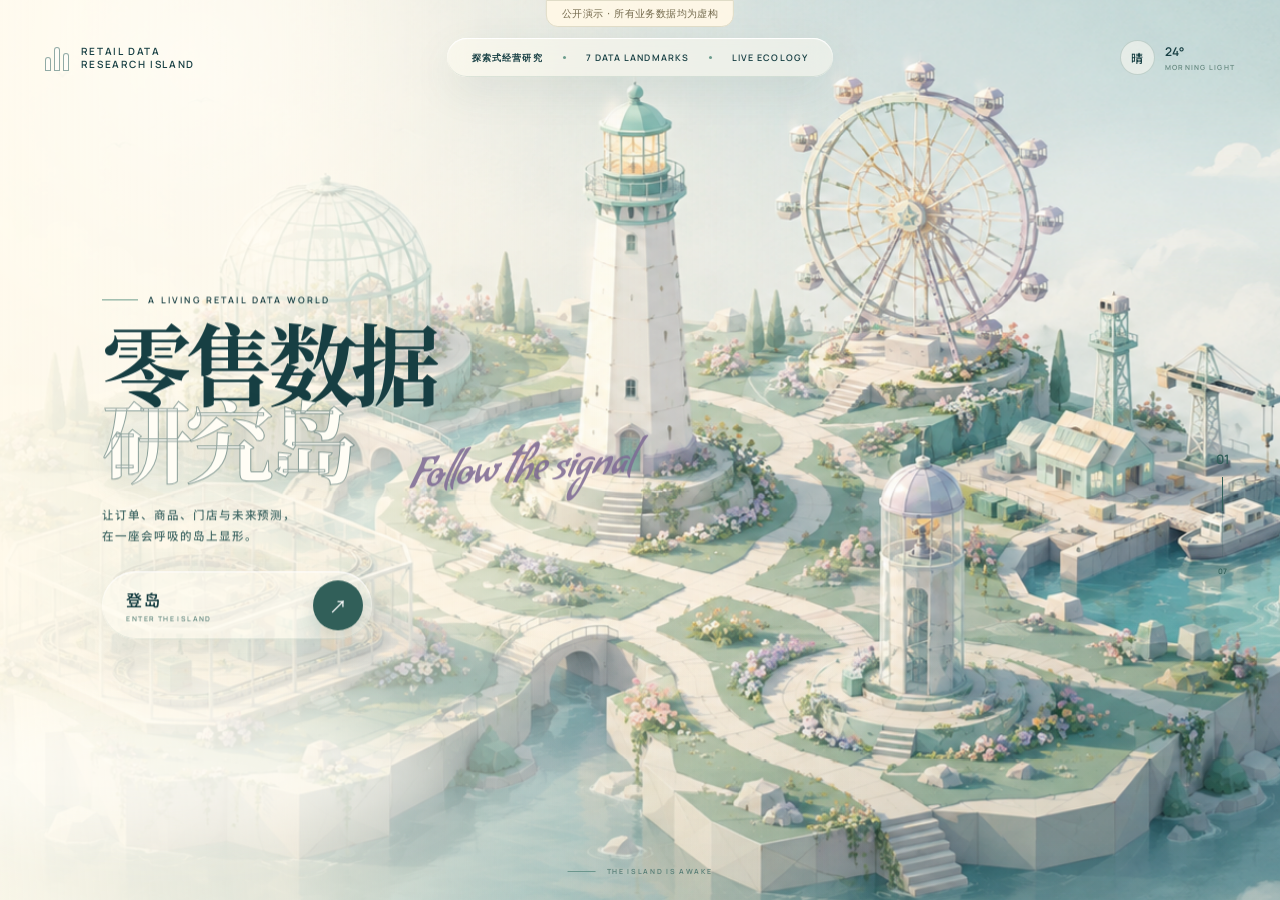
<file: index.html>
<!doctype html>
<html lang="zh-CN">
<head>
  <meta charset="utf-8">
  <meta name="viewport" content="width=device-width,initial-scale=1,viewport-fit=cover">
  <meta name="theme-color" content="#7bcbd8">
  <title>零售数据研究岛 / Retail Data Research Island</title>
  <link rel="preconnect" href="https://fonts.googleapis.com">
  <link rel="preconnect" href="https://fonts.gstatic.com" crossorigin>
  <link href="https://fonts.googleapis.com/css2?family=Anton&family=Condiment&family=Manrope:wght@500;600;700&family=Noto+Sans+SC:wght@400;500;600&family=Noto+Serif+SC:wght@600;700&display=swap" rel="stylesheet">
  <link rel="stylesheet" href="./styles.css">
  <link rel="stylesheet" href="./sunny-ui.css">
<link rel="stylesheet" href="./public-demo.css"></head>
<body><div class="public-demo-badge" role="note">公开演示 · 所有业务数据均为虚构</div>
  <section class="arrival" id="arrival" aria-label="零售数据研究岛登岛界面">
    <div class="arrival__scene" aria-hidden="true"></div>
    <div class="arrival__sun" aria-hidden="true"></div>
    <div class="arrival__mist arrival__mist--one" aria-hidden="true"></div>
    <div class="arrival__mist arrival__mist--two" aria-hidden="true"></div>
    <div class="arrival__petals" aria-hidden="true">
      <i></i><i></i><i></i><i></i><i></i><i></i><i></i><i></i><i></i>
    </div>
    <header class="arrival__header">
      <a class="arrival__brand" href="./" aria-label="零售数据研究岛">
        <span class="arrival__brand-mark"><i></i><i></i><i></i></span>
        <span>RETAIL DATA<br>RESEARCH ISLAND</span>
      </a>
      <div class="arrival__nav liquid-glass" aria-label="岛屿信息">
        <span>探索式经营研究</span><i></i><span>7 DATA LANDMARKS</span><i></i><span>LIVE ECOLOGY</span>
      </div>
      <div class="arrival__weather"><b>晴</b><span>24°<small>MORNING LIGHT</small></span></div>
    </header>
    <div class="arrival__copy">
      <p class="arrival__kicker"><span></span> A LIVING RETAIL DATA WORLD</p>
      <h1>零售数据<br><em>研究岛</em></h1>
      <div class="arrival__accent">Follow the signal</div>
      <p class="arrival__intro">让订单、商品、门店与未来预测，<br>在一座会呼吸的岛上显形。</p>
      <button class="arrival__enter liquid-glass" id="enterIsland">
        <span><b>登岛</b><small>ENTER THE ISLAND</small></span>
        <i aria-hidden="true">↗</i>
      </button>
    </div>
    <div class="arrival__index" aria-hidden="true"><span>01</span><i></i><small>07</small></div>
    <div class="arrival__scroll" aria-hidden="true"><i></i><span>THE ISLAND IS AWAKE</span></div>
  </section>

  <main class="viewport" id="viewport" aria-label="可探索的零售数据研究岛">
    <div class="world" id="world">
      <img class="map" src="./assets/research-island-isometric-morning.png" alt="晨光海面上的零售数据研究岛，商品摩天轮、海事灯塔、玻璃温室、异常订单港、库存轨道和未来预测塔由花径相连">
      <canvas id="waterMotion" aria-hidden="true"></canvas>
      <canvas id="atmosphere" aria-hidden="true"></canvas>
      <div class="kinetic-world" aria-hidden="true">
        <div class="lighthouse-beam" id="lighthouseBeam"></div>
        <div class="traffic-layer" id="orderTraffic"></div>
        <div class="traffic-layer" id="inventoryTraffic"></div>
      </div>
      <svg class="world-motion" viewBox="0 0 1000 562" preserveAspectRatio="none" aria-hidden="true">
        <defs>
          <filter id="motionGlow" x="-200%" y="-200%" width="400%" height="400%"><feGaussianBlur stdDeviation="2.2" result="blur"/><feMerge><feMergeNode in="blur"/><feMergeNode in="SourceGraphic"/></feMerge></filter>
          <linearGradient id="beamWash" x1="0" x2="1"><stop stop-color="#eaffd9" stop-opacity=".45"/><stop offset="1" stop-color="#d4fff0" stop-opacity="0"/></linearGradient>
          <path id="normalOrderRoute" d="M -20 530 C 55 522 74 454 128 424 C 172 400 204 407 250 388"/>
          <path id="alertOrderRoute" d="M -15 555 C 80 544 140 508 178 466 C 204 436 223 422 277 414"/>
          <path id="inventoryRoute" d="M 455 411 C 485 378 612 371 684 392 C 720 403 711 450 674 461 C 600 482 497 464 465 438 C 452 428 450 418 455 411"/>
          <path id="forecastRouteA" d="M 715 114 C 766 84 820 57 904 52"/>
          <path id="forecastRouteB" d="M 716 117 C 790 119 850 101 937 77"/>
        </defs>

        <g class="motion motion--wheel">
          <circle class="wheel-ring" cx="151" cy="221" r="88"/>
          <g class="wheel-rotor">
            <circle class="wheel-hub" cx="151" cy="221" r="6"/>
            <path d="M151 133V309M63 221H239M89 159L213 283M213 159L89 283"/>
            <g class="wheel-nodes">
              <circle cx="151" cy="133" r="3.5"/><circle cx="213" cy="159" r="3.5"/><circle cx="239" cy="221" r="3.5"/><circle cx="213" cy="283" r="3.5"/><circle cx="151" cy="309" r="3.5"/><circle cx="89" cy="283" r="3.5"/><circle cx="63" cy="221" r="3.5"/><circle cx="89" cy="159" r="3.5"/>
            </g>
          </g>
          <circle class="wheel-pulse" cx="151" cy="221" r="9"/>
        </g>

        <g class="motion motion--store">
          <path class="store-loop" d="M244 149 C266 120 390 112 438 145 C466 164 443 197 401 202 C338 210 252 193 239 167 C235 159 237 153 244 149Z"/>
          <circle class="store-probe probe-a" cx="266" cy="139" r="3"/><circle class="store-probe probe-b" cx="408" cy="192" r="3"/>
        </g>

        <g class="motion motion--lighthouse">
          <path class="beam beam--wide" d="M501 151 L805 65 L790 135 Z" fill="url(#beamWash)"/>
          <path class="beam beam--core" d="M501 151 L774 90"/>
          <circle class="lamp-glow" cx="501" cy="151" r="7"/>
        </g>

        <g class="motion motion--orders">
          <g class="order order--normal"><rect x="-6" y="-4" width="12" height="8" rx="2"/><animateMotion dur="8s" begin="-1s" repeatCount="indefinite"><mpath href="#normalOrderRoute"/></animateMotion></g>
          <g class="order order--normal"><rect x="-5" y="-3.5" width="10" height="7" rx="2"/><animateMotion dur="8s" begin="-3.5s" repeatCount="indefinite"><mpath href="#normalOrderRoute"/></animateMotion></g>
          <g class="order order--normal"><rect x="-6" y="-4" width="12" height="8" rx="2"/><animateMotion dur="8s" begin="-6s" repeatCount="indefinite"><mpath href="#normalOrderRoute"/></animateMotion></g>
          <g class="order order--alert"><rect x="-6" y="-4" width="12" height="8" rx="2"/><animateMotion dur="9s" begin="-2s" repeatCount="indefinite"><mpath href="#alertOrderRoute"/></animateMotion></g>
          <g class="order order--alert"><rect x="-5" y="-3.5" width="10" height="7" rx="2"/><animateMotion dur="9s" begin="-6.5s" repeatCount="indefinite"><mpath href="#alertOrderRoute"/></animateMotion></g>
        </g>

        <g class="motion motion--inventory">
          <circle class="inventory-dot" r="3"><animateMotion dur="12s" begin="-1s" repeatCount="indefinite"><mpath href="#inventoryRoute"/></animateMotion></circle>
          <circle class="inventory-dot" r="2.5"><animateMotion dur="12s" begin="-5s" repeatCount="indefinite"><mpath href="#inventoryRoute"/></animateMotion></circle>
          <circle class="inventory-dot" r="3"><animateMotion dur="12s" begin="-9s" repeatCount="indefinite"><mpath href="#inventoryRoute"/></animateMotion></circle>
        </g>

        <g class="motion motion--forecast">
          <circle class="forecast-dot" r="3"><animateMotion dur="6.5s" begin="-1s" repeatCount="indefinite"><mpath href="#forecastRouteA"/></animateMotion></circle>
          <circle class="forecast-dot" r="2"><animateMotion dur="6.5s" begin="-3.6s" repeatCount="indefinite"><mpath href="#forecastRouteA"/></animateMotion></circle>
          <circle class="forecast-dot faint" r="2.5"><animateMotion dur="7.5s" begin="-2s" repeatCount="indefinite"><mpath href="#forecastRouteB"/></animateMotion></circle>
        </g>

        <g class="motion motion--garden">
          <circle class="garden-seed seed-a" cx="748" cy="336" r="3"/><circle class="garden-seed seed-b" cx="783" cy="314" r="2.5"/><circle class="garden-seed seed-c" cx="818" cy="348" r="3"/><circle class="garden-seed seed-d" cx="856" cy="302" r="2"/>
        </g>
      </svg>
      <div class="ambient ambient--forecast" aria-hidden="true"></div>
      <div class="ambient ambient--harbor" aria-hidden="true"></div>

      <button class="landmark" style="--x:84%;--y:55%;--w:18%;--h:24%" data-id="loss" aria-label="前往亏损订单港"></button>
      <button class="landmark" style="--x:66%;--y:25%;--w:18%;--h:30%" data-id="basket" aria-label="前往商品关联研究所"></button>
      <button class="landmark" style="--x:76%;--y:49%;--w:15%;--h:17%" data-id="store" aria-label="前往门店实验站"></button>
      <button class="landmark" style="--x:27%;--y:64%;--w:26%;--h:24%" data-id="inventory" aria-label="前往商品库存中心"></button>
      <button class="landmark" style="--x:66%;--y:64%;--w:15%;--h:30%" data-id="forecast" aria-label="前往活动策略站"></button>
      <button class="landmark" style="--x:32%;--y:34%;--w:22%;--h:26%" data-id="garden" aria-label="前往数据温室"></button>
      <button class="landmark" style="--x:50%;--y:32%;--w:17%;--h:43%" data-id="overview" aria-label="前往经营观测台"></button>

      <div class="avatar" id="avatar" aria-label="研究员角色">
        <span class="avatar__shadow"></span>
        <img src="./assets/island-researcher.png" alt="紫色长发、身穿白色实验服的极简岛屿研究员">
      </div>

      <div class="nearby" id="nearby" role="status" aria-live="polite">
        <div class="nearby__eyebrow">NEARBY</div>
        <div class="nearby__name" id="nearbyName"></div>
        <button class="enter" id="enterButton"><kbd>E</kbd><span>进入</span></button>
      </div>
    </div>

    <header class="masthead">
      <a class="identity" href="./" aria-label="零售数据研究岛首页">
        <span class="identity__mark"><i></i><i></i><i></i></span>
        <span><strong>零售数据研究岛</strong><small>RETAIL DATA RESEARCH ISLAND</small></span>
      </a>
      <a class="island-state workflow-entry" href="./modules/research-room.html?module=overview&view=flows&scope=all"><span class="state-dot"></span><span>流程与成果 ↗</span><small>查看任务记录与资源时间</small></a>
    </header>

    <nav class="explore-route" aria-label="研究岛导览"><span>从经营信号出发</span><a href="./modules/research-room.html?module=overview">经营观察</a><i>→</i><a href="./modules/research-room.html?module=store">问题诊断</a><i>→</i><a href="./modules/research-room.html?module=forecast">活动策略</a><i>→</i><a href="./modules/research-room.html?module=garden">成长档案</a><a class="all-islands" href="./modules/research-room.html?module=overview&view=islands">全岛导览 ↗</a></nav>

    <div class="hint" id="hint">
      <div class="hint__keys"><kbd>W</kbd><span><kbd>A</kbd><kbd>S</kbd><kbd>D</kbd></span></div>
      <p><strong>漫游研究岛</strong><span>点击地面移动 · 靠近地标探索</span></p>
      <button id="dismissHint" aria-label="关闭操作提示">×</button>
    </div>

    <button class="sound" id="soundToggle" aria-label="开关环境音效" aria-pressed="false">
      <span></span><span></span><span></span>
    </button>

    <section class="sheet" id="sheet" aria-modal="true" role="dialog" aria-labelledby="sheetTitle" hidden>
      <div class="sheet__veil" data-close></div>
      <div class="sheet__panel">
        <button class="sheet__close" data-close aria-label="关闭">×</button>
        <div class="sheet__index" id="sheetIndex">07</div>
        <p class="sheet__eyebrow">RESEARCH MODULE</p>
        <h1 id="sheetTitle"></h1>
        <p id="sheetEn" class="sheet__en"></p>
        <p id="sheetDescription" class="sheet__description"></p>
        <div class="sheet__status"><i></i><span id="sheetStatus"></span></div>
        <div class="sheet__actions">
          <a class="sheet__open" id="sheetOpen" href="#">进入分析空间 <span>↗</span></a>
          <button class="sheet__stay" data-close>留在岛上</button>
        </div>
      </div>
    </section>
  </main>

  <audio id="islandBgm" src="./assets/bgm-previews/02-sea-flower-walk.wav" preload="auto" loop></audio>
  <script src="./catalog.js"></script>
  <script src="./app.js"></script>
</body>
</html>
</file>
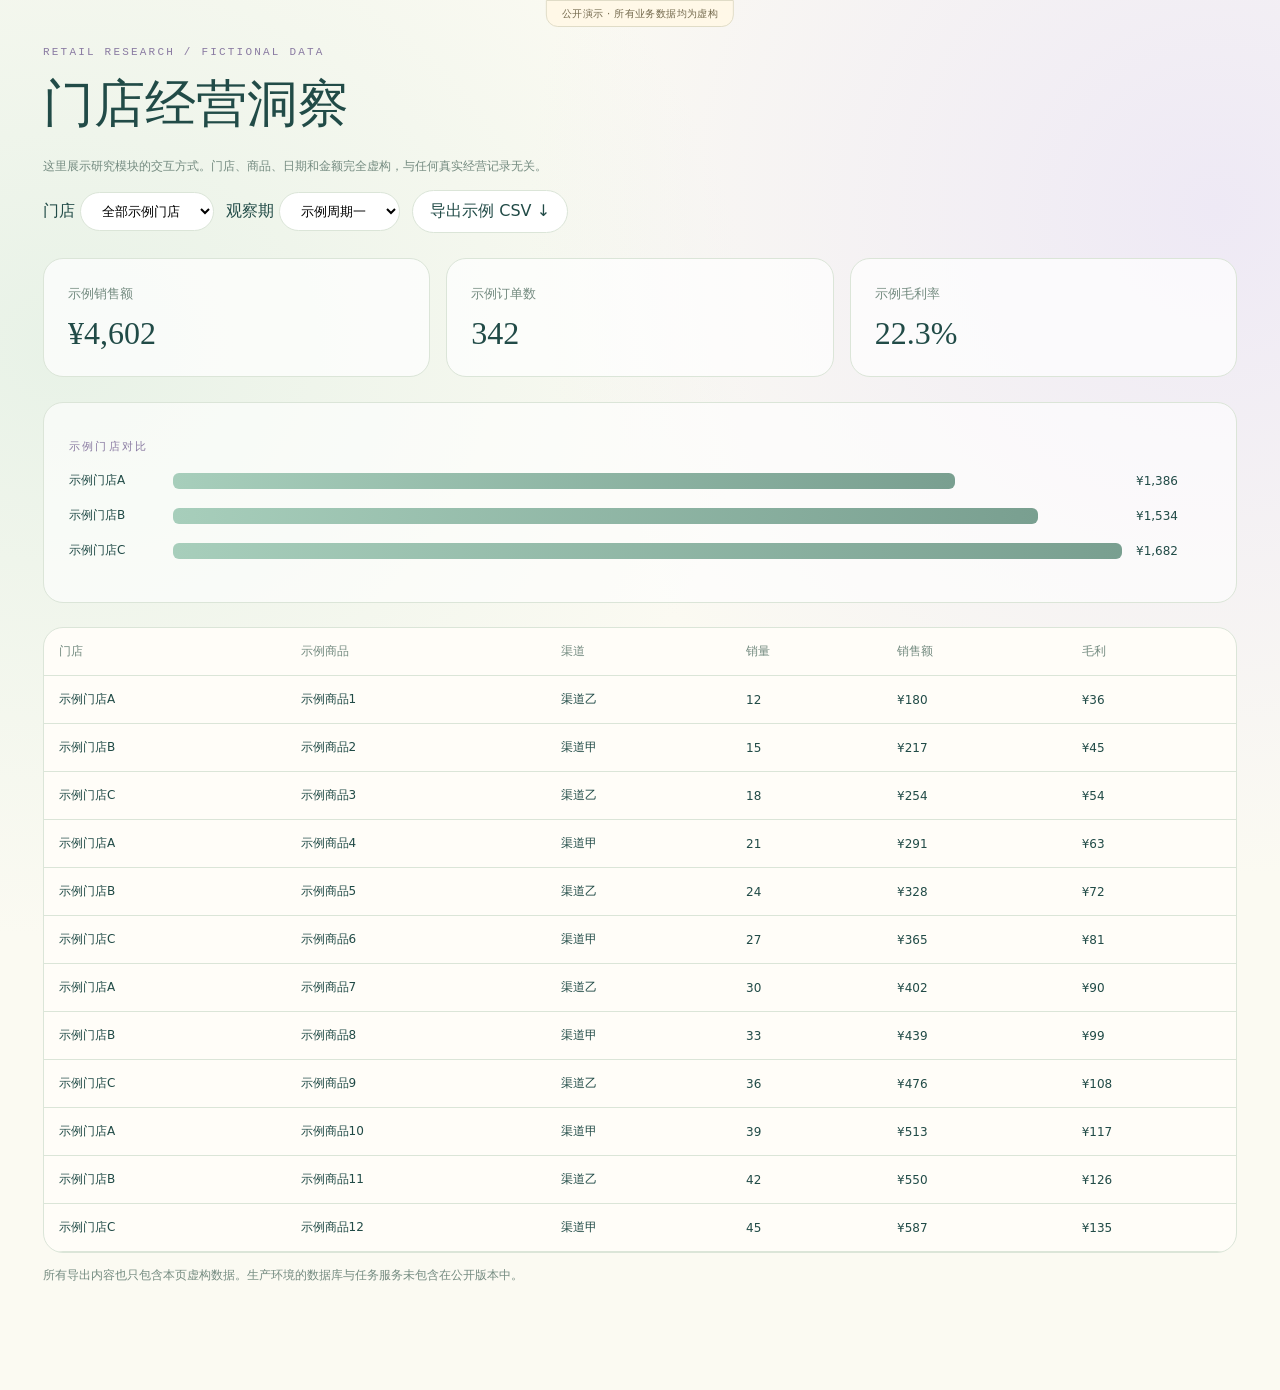
<file: modules/demo-board.html>
<!doctype html><html lang="zh-CN"><head><meta charset="utf-8"><meta name="viewport" content="width=device-width,initial-scale=1"><title>虚构数据研究示例</title><link rel="stylesheet" href="research-room.css"><link rel="stylesheet" href="../public-demo.css"><style>main{padding-top:35px}.demo-kpis{display:grid;grid-template-columns:repeat(3,1fr);gap:16px;margin:25px 0}.demo-kpis article{background:#ffffffba;border:1px solid var(--line);padding:24px;border-radius:20px}.demo-kpis b{display:block;font:32px Georgia;margin-top:12px}.demo-kpis small{color:var(--muted)}.filters{display:flex;gap:12px;align-items:center;flex-wrap:wrap}.filters select,.filters button{padding:10px 17px;border:1px solid var(--line);border-radius:23px;background:white}.bars{background:#ffffffa0;border-radius:20px;padding:25px;border:1px solid var(--line)}.bar{display:grid;grid-template-columns:90px 1fr 75px;gap:14px;align-items:center;margin:18px 0;font-size:12px}.bar i{display:block;height:16px;border-radius:6px;background:linear-gradient(90deg,#a7cebb,#799f90)}.table-wrap{overflow:auto;border:1px solid var(--line);border-radius:20px;background:#fffdf8;margin-top:24px}table{width:100%;border-collapse:collapse;font-size:12px}td,th{text-align:left;padding:15px;border-bottom:1px solid var(--line);white-space:nowrap}th{color:var(--muted);font-weight:500}.note{font-size:12px;color:var(--muted);line-height:1.8}.diagnosis{padding:20px;border-radius:18px;background:#ece8f3;color:#6e607f;line-height:1.9;margin:20px 0}@media(max-width:600px){.demo-kpis{grid-template-columns:1fr}.bar{grid-template-columns:70px 1fr 55px}}</style></head><body><div class="public-demo-badge">公开演示 · 所有业务数据均为虚构</div><main><p class="eyebrow">RETAIL RESEARCH / FICTIONAL DATA</p><h1 id="title">经营研究示例</h1><p class="note">这里展示研究模块的交互方式。门店、商品、日期和金额完全虚构，与任何真实经营记录无关。</p><div class="filters"><label>门店 <select id="store"><option value="">全部示例门店</option><option>示例门店A</option><option>示例门店B</option><option>示例门店C</option></select></label><label>观察期 <select id="period"><option value="1">示例周期一</option><option value="1.15">示例周期二</option></select></label><button id="export">导出示例 CSV ↓</button></div><section class="demo-kpis"><article><small id="metricLabel">示例销售额</small><b id="sales"></b></article><article><small>示例订单数</small><b id="orders"></b></article><article><small>示例毛利率</small><b id="margin"></b></article></section><section id="diagnosis" class="diagnosis" hidden>示例诊断：先核对流量、转化和可售变化，再对照活动与成本。此处为固定规则示例，不调用外部模型，也不执行平台操作。</section><section class="bars"><p class="eyebrow" id="chartTitle">示例门店对比</p><div id="chart"></div></section><div class="table-wrap"><table><thead><tr><th>门店</th><th>示例商品</th><th>渠道</th><th>销量</th><th>销售额</th><th>毛利</th></tr></thead><tbody id="rows"></tbody></table></div><p class="note">所有导出内容也只包含本页虚构数据。生产环境的数据库与任务服务未包含在公开版本中。</p></main><script src="../catalog.js"></script><script src="demo-board.js"></script></body></html>
</file>
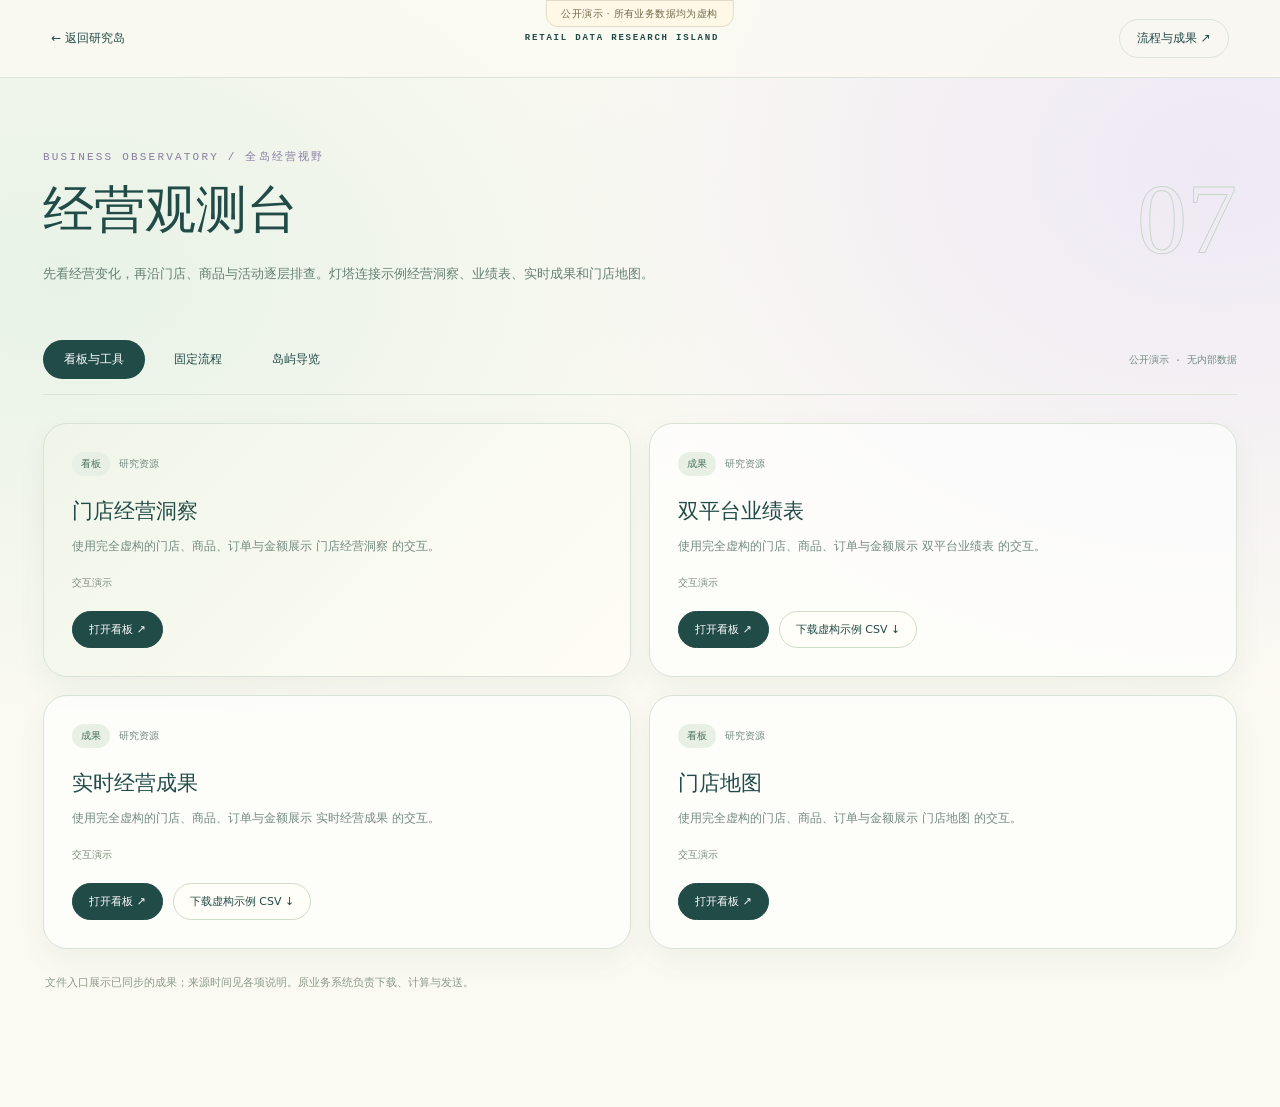
<file: modules/research-room.html>
<!doctype html>
<html lang="zh-CN">
<head><meta charset="utf-8"><meta name="viewport" content="width=device-width,initial-scale=1"><title>研究空间 · 零售数据研究岛</title><link rel="stylesheet" href="research-room.css"><link rel="stylesheet" href="../public-demo.css"></head>
<body><div class="public-demo-badge" role="note">公开演示 · 所有业务数据均为虚构</div>
  <header class="room-top"><a href="../index.html#island">← 返回研究岛</a><a class="room-brand" href="../index.html#island">RETAIL DATA RESEARCH ISLAND</a><a href="?module=overview&view=flows&scope=all">流程与成果 ↗</a></header>
  <main id="room">
    <div class="room-heading"><div><p class="eyebrow" id="roomEn"></p><h1 id="roomName"></h1><p id="roomDescription"></p></div><span class="room-number" id="roomNumber"></span></div>
    <nav class="room-tabs" aria-label="研究空间内容"><button class="active" data-view="resources">看板与工具</button><button data-view="flows">固定流程</button><button data-view="islands">岛屿导览</button><span id="snapshotTime"></span></nav>
    <section id="resourcesView"><div class="resource-grid" id="resourceGrid"></div><p class="source-detail">文件入口展示已同步的成果；来源时间见各项说明。原业务系统负责下载、计算与发送。</p></section>
    <section id="flowsView" hidden><div class="section-intro"><h2>流程有记录，成果有出处。</h2><p>调度状态与执行结果分别展示。此公开版本不连接真实任务、数据库或消息服务。</p><button id="refreshStatus">刷新记录 ↻</button></div><div class="flow-list" id="flowList"></div></section>
    <section id="islandsView" hidden><p class="guide-intro">经营观察 → 问题诊断 → 商品与活动 → 执行交付 → 成长档案</p><div class="island-directory" id="islandDirectory"></div></section>
  </main>
  <dialog id="viewer"><header><div><small id="viewerType"></small><h2 id="viewerTitle"></h2></div><a id="viewerOpen" target="_blank" rel="noopener">新窗口打开 ↗</a><button id="closeViewer" aria-label="关闭预览">×</button></header><p id="viewerNote"></p><div id="frameHost"></div></dialog>
  <script src="../catalog.js"></script><script src="../integrations/resource-manifest.js"></script><script src="research-room.js"></script>
</body></html>
</file>
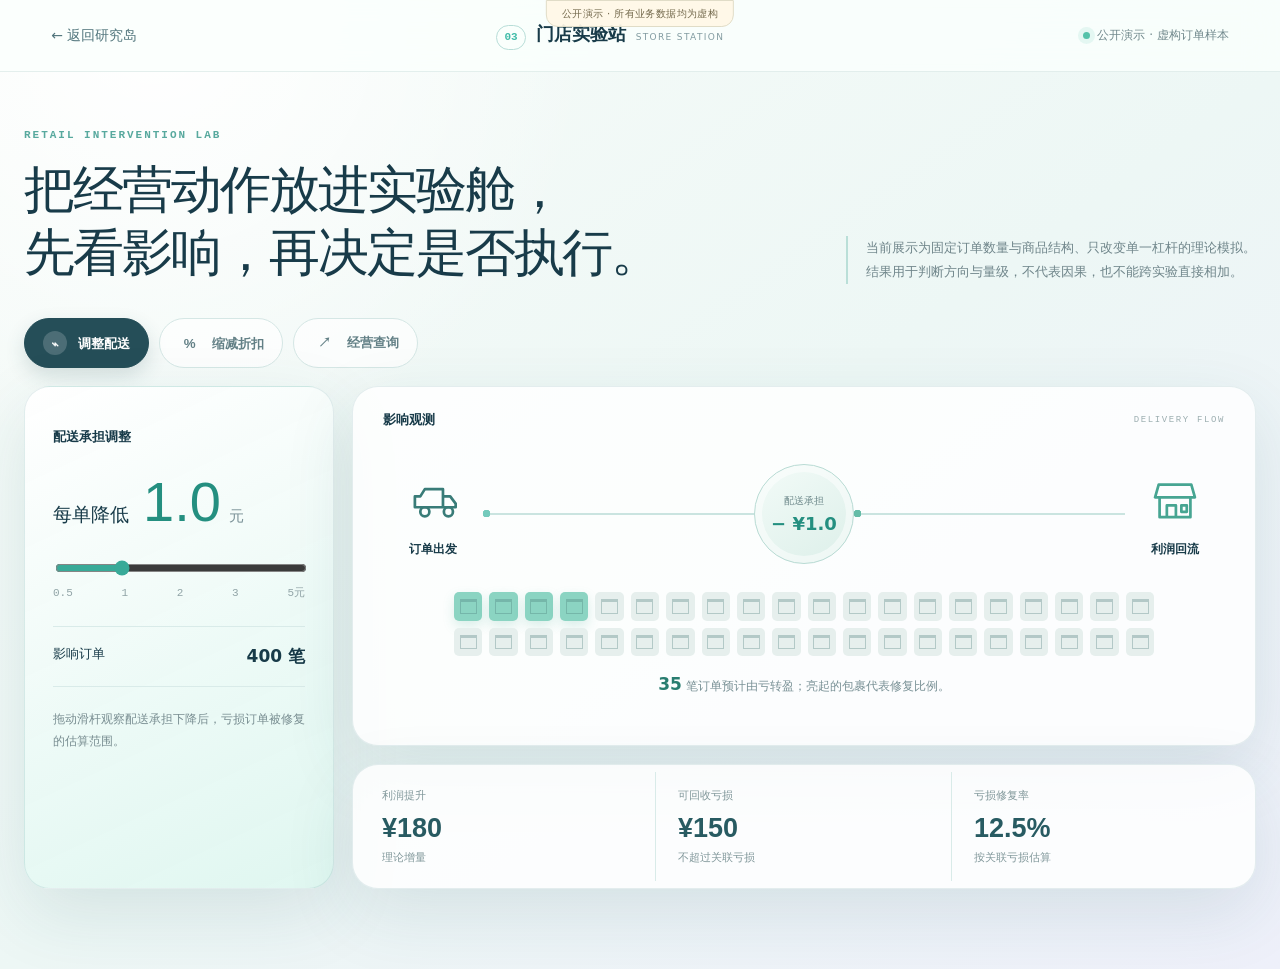
<file: modules/store-station.html>
<!doctype html>
<html lang="zh-CN">
<head>
  <meta charset="utf-8">
  <meta name="viewport" content="width=device-width,initial-scale=1">
  <title>门店实验站 · Retail Data Research Island</title>
  <link rel="stylesheet" href="store-station.css">
  <link rel="stylesheet" href="query-bench.css">
<link rel="stylesheet" href="../public-demo.css"></head>
<body><div class="public-demo-badge" role="note">公开演示 · 所有业务数据均为虚构</div>
  <header class="topbar">
    <a class="back" href="../index.html" aria-label="返回研究岛">← 返回研究岛</a>
    <div class="brand"><span>03</span><strong>门店实验站</strong><small>STORE STATION</small></div>
    <div class="source"><i></i> 公开演示 · 虚构订单样本</div>
  </header>

  <main>
    <section class="intro">
      <div>
        <p class="eyebrow">RETAIL INTERVENTION LAB</p>
        <h1>把经营动作放进实验舱，<br>先看影响，再决定是否执行。</h1>
      </div>
      <p class="intro-note">当前展示为固定订单数量与商品结构、只改变单一杠杆的理论模拟。结果用于判断方向与量级，不代表因果，也不能跨实验直接相加。</p>
    </section>

    <nav class="lab-tabs" aria-label="实验选择">
      <button class="active" data-tab="delivery"><span class="tab-icon">⌁</span> 调整配送</button>
      <button data-tab="discount"><span class="tab-icon">%</span> 缩减折扣</button>
      <button data-tab="query"><span class="tab-icon">↗</span> 经营查询</button>
    </nav>

    <section class="experiment active" id="deliveryLab">
      <div class="control-panel">
        <p class="panel-label">配送承担调整</p>
        <h2>每单降低 <strong id="deliveryStep">1.0</strong><em>元</em></h2>
        <input id="deliveryRange" type="range" min="0" max="4" step="1" value="1" aria-label="配送承担降低幅度">
        <div class="ticks"><span>0.5</span><span>1</span><span>2</span><span>3</span><span>5元</span></div>
        <div class="scope"><span>影响订单</span><b id="deliveryOrders">—</b></div>
        <p>拖动滑杆观察配送承担下降后，亏损订单被修复的估算范围。</p>
      </div>
      <div class="observation-card delivery-scene">
        <div class="scene-heading"><span>影响观测</span><small>DELIVERY FLOW</small></div>
        <div class="delivery-flow">
          <div class="node"><svg viewBox="0 0 64 64"><path d="M12 40h31V20H23l-5 8h-6zM43 28h8l6 8v4H43z"/><circle cx="23" cy="45" r="5"/><circle cx="49" cy="45" r="5"/></svg><b>订单出发</b></div>
          <div class="flow-line"><i></i><i></i><i></i><i></i></div>
          <div class="gate"><span>配送承担</span><b id="deliveryGate">− ¥1.0</b></div>
          <div class="flow-line recovered"><i></i><i></i><i></i><i></i></div>
          <div class="node store-node"><svg viewBox="0 0 64 64"><path d="M10 29h44l-4-14H14zM15 31v20h34V31M23 51V38h10v13M39 38h6v7h-6z"/></svg><b>利润回流</b></div>
        </div>
        <div class="parcel-grid" id="deliveryIcons" aria-label="扭亏订单图标"></div>
        <p class="icon-caption"><b id="deliveryTurned">—</b> 笔订单预计由亏转盈；亮起的包裹代表修复比例。</p>
      </div>
      <div class="result-strip">
        <article><span>利润提升</span><b id="deliveryProfit">—</b><small>理论增量</small></article>
        <article><span>可回收亏损</span><b id="deliveryRecovery">—</b><small>不超过关联亏损</small></article>
        <article><span>亏损修复率</span><b id="deliveryRate">—</b><small>按关联亏损估算</small></article>
      </div>
    </section>

    <section class="experiment query-experiment" id="queryLab">
      <div class="query-intro">
        <div><p class="panel-label">LOCAL DEMO QUERY</p><h2>拖拽字段，组合一个简单经营查询</h2></div>
        <div class="db-state" id="dbState"><i></i><span>正在检查连接…</span><button id="loadSchema">重新读取</button></div>
      </div>
      <div class="query-layout">
        <aside class="field-bank">
          <label>数据表</label><select id="tableSelect"><option value="">选择示例数据表</option></select>
          <p>字段</p><div id="fieldList" class="field-list"><span class="empty">连接后显示可用字段</span></div>
        </aside>
        <div class="query-canvas">
          <div class="drop-zone" data-zone="dimensions"><header><b>维度</b><small>分组字段</small></header><div class="drop-content" id="dimensions"><span>拖入文本、日期字段</span></div></div>
          <div class="drop-zone" data-zone="metrics"><header><b>指标</b><small>数值字段默认求和</small></header><div class="drop-content" id="metrics"><span>拖入数值字段</span></div></div>
          <div class="drop-zone filter-zone" data-zone="filters"><header><b>筛选</b><small>拖入字段后填写条件</small></header><div class="drop-content" id="filters"><span>拖入任意字段</span></div></div>
          <div class="query-actions"><label>最多返回 <input id="queryLimit" type="number" min="1" max="500" value="100"> 行</label><button id="runQuery">运行查询</button></div>
        </div>
      </div>
      <div class="query-result"><div class="result-head"><b>查询结果</b><span id="resultStatus">尚未运行</span></div><div class="table-wrap" id="resultTable"><div class="result-empty">将字段拖入上方区域后运行查询</div></div></div>
    </section>

    <section class="experiment" id="discountLab">
      <div class="control-panel violet">
        <p class="panel-label">活动承担调整</p>
        <h2>降低 <strong id="discountStep">3</strong><em>pp</em></h2>
        <input id="discountRange" type="range" min="0" max="5" step="1" value="2" aria-label="活动承担降低幅度">
        <div class="ticks"><span>1</span><span>2</span><span>3</span><span>5</span><span>8</span><span>10pp</span></div>
        <div class="scope"><span>影响订单</span><b id="discountOrders">—</b></div>
        <p>每枚票券代表一组活动订单。颜色从紫色转为青绿，表示折扣缩减后有更多利润空间被释放。</p>
      </div>
      <div class="observation-card discount-scene">
        <div class="scene-heading"><span>票券观测</span><small>DISCOUNT SIGNALS</small></div>
        <div class="coupon-grid" id="discountIcons" aria-label="折扣影响图标"></div>
        <div class="discount-legend"><span><i class="coupon-dot before"></i>仍受活动挤压</span><span><i class="coupon-dot after"></i>预计释放利润</span></div>
        <div class="icon-summary">
          <div><svg viewBox="0 0 48 48"><path d="M9 13h30v8a5 5 0 0 0 0 10v8H9v-8a5 5 0 0 0 0-10z"/><path d="M19 31l10-14M19 18h.1M29 30h.1"/></svg><span><b id="discountTurned">—</b> 笔订单扭亏</span></div>
          <div><svg viewBox="0 0 48 48"><path d="M24 40V19M16 27l8-8 8 8M11 39h26"/></svg><span><b id="discountProfit">—</b> 利润提升</span></div>
          <div><svg viewBox="0 0 48 48"><path d="M8 25c8-12 24-12 32 0-8 12-24 12-32 0z"/><circle cx="24" cy="25" r="5"/></svg><span><b id="discountRecovery">—</b> 可回收亏损</span></div>
        </div>
      </div>
      <div class="result-strip compact">
        <article><span>亏损修复率</span><b id="discountRate">—</b><small>按关联亏损估算</small></article>
        <article><span>单笔利润释放</span><b id="discountPerOrder">—</b><small>利润提升 ÷ 影响订单</small></article>
        <article><span>模拟边界</span><b>单一变量</b><small>订单与商品结构固定</small></article>
      </div>
    </section>
  </main>

  <script src="../demo-data.js"></script>
  <script src="store-station.js"></script>
  <script src="demo-query.js"></script><script src="query-bench.js"></script>
</body>
</html>
</file>
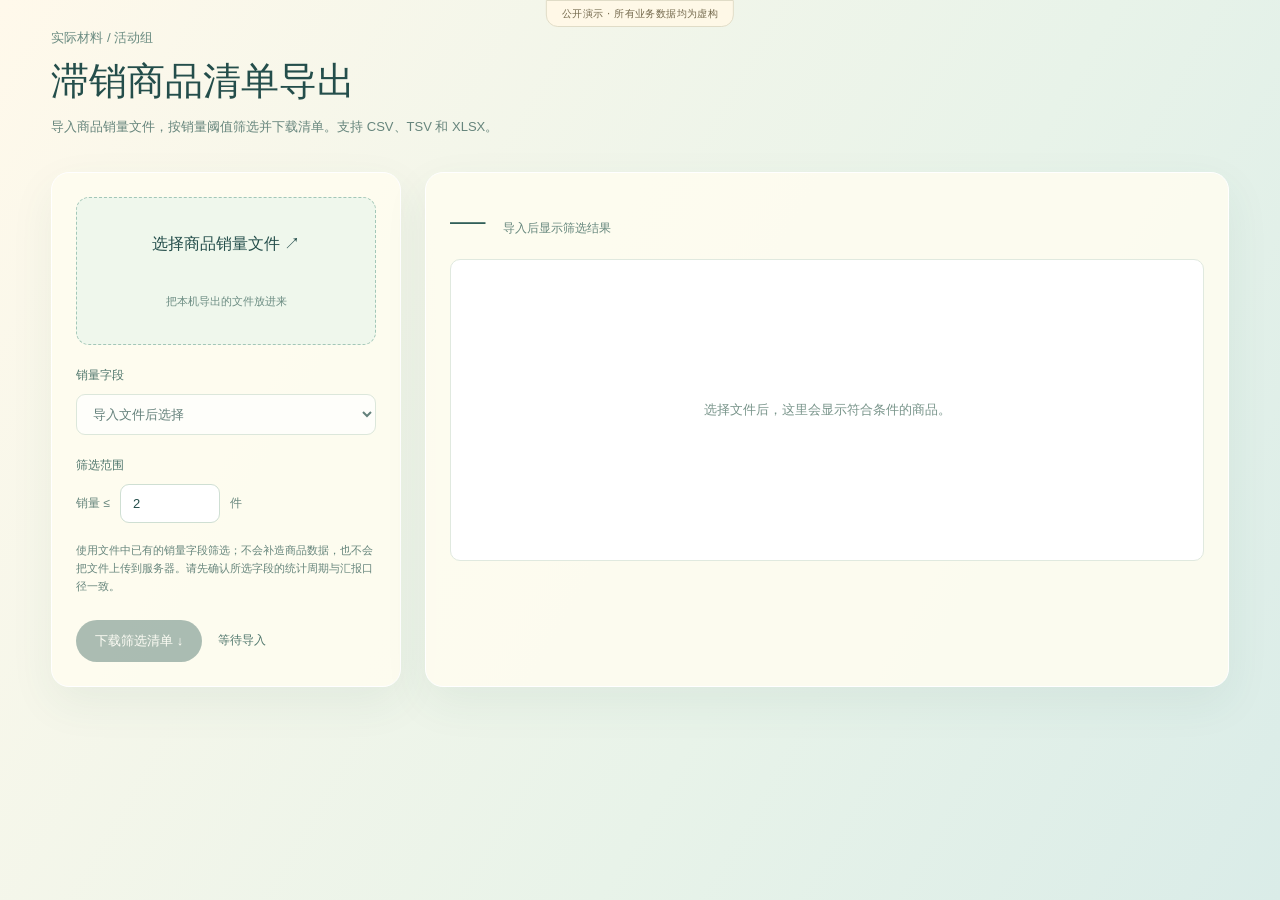
<file: integrations/resources/slow-sales.html>
<!doctype html>
<html lang="zh-CN">
<head>
<meta charset="utf-8"><meta name="viewport" content="width=device-width, initial-scale=1">
<title>滞销商品清单导出</title>
<style>
:root{font-family:"Microsoft YaHei",sans-serif;color:#244e4b;background:#f5f8f2}*{box-sizing:border-box}body{margin:0;background:linear-gradient(120deg,#fff9eb,#e8f3e9 62%,#daece8);min-height:100vh}header{padding:28px max(4vw,20px) 12px}small{color:#6b8c82}h1{font-family:SimSun,serif;font-size:clamp(27px,3vw,42px);font-weight:500;margin:9px 0}p{line-height:1.7;color:#66857c;font-size:13px;margin:0}main{display:grid;grid-template-columns:minmax(280px,350px) 1fr;gap:24px;padding:22px max(4vw,20px) 32px}.panel{background:#fffdf1de;border:1px solid #ffffff;border-radius:18px;padding:24px;box-shadow:0 16px 45px #315f5912}.drop{display:grid;place-items:center;text-align:center;min-height:148px;border:1.5px dashed #a3c7b8;border-radius:13px;background:#eff7ec;cursor:pointer;padding:20px}.drop:hover{background:#e5f1e4}.drop b{font-size:16px;font-weight:500}.drop small{font-size:11px;margin-top:8px}input[type=file]{display:none}label.field{display:block;font-size:12px;margin:22px 0 10px;color:#50776d}select,input[type=number]{width:100%;border:1px solid #cfdfd3;border-radius:9px;background:#fff;padding:11px 12px;color:#244e4b;font:inherit;font-size:13px}.threshold{display:flex;align-items:center;gap:10px}.threshold input{max-width:100px}.threshold span{font-size:12px;color:#66857c}.hint{font-size:11px;line-height:1.65;margin-top:18px}.actions{display:flex;align-items:center;gap:16px;margin-top:24px;flex-wrap:wrap}button{border:0;background:#315f59;color:white;border-radius:24px;padding:12px 19px;cursor:pointer;font-size:13px}button:disabled{opacity:.4;cursor:not-allowed}#status{font-size:12px;color:#50776d}.summary{display:flex;gap:18px;align-items:baseline;margin:4px 0 18px}.summary strong{font-family:Georgia,serif;font-size:35px;font-weight:400;color:#315f59}.summary span{font-size:12px;color:#65867c}.table-wrap{max-height:59vh;overflow:auto;border:1px solid #e0e9df;border-radius:10px;background:#fff}table{border-collapse:collapse;width:100%;min-width:700px;font-size:12px}th,td{padding:10px 12px;text-align:left;border-bottom:1px solid #edf1eb;white-space:nowrap;max-width:320px;overflow:hidden;text-overflow:ellipsis}th{position:sticky;top:0;background:#e6f1e7;color:#315f59;z-index:1;font-weight:500}tr:hover{background:#f8faf5}.empty{min-height:300px;display:grid;place-items:center;color:#78948a;font-size:13px;text-align:center;padding:25px}@media(max-width:750px){main{grid-template-columns:1fr}.table-wrap{max-height:45vh}header{padding-top:20px}}
</style>
<link rel="stylesheet" href="../../public-demo.css"></head>
<body><div class="public-demo-badge" role="note">公开演示 · 所有业务数据均为虚构</div>
<header><small>实际材料 / 活动组</small><h1>滞销商品清单导出</h1><p>导入商品销量文件，按销量阈值筛选并下载清单。支持 CSV、TSV 和 XLSX。</p></header>
<main><section class="panel"><label class="drop" for="file"><b>选择商品销量文件 ↗</b><small id="filename">把本机导出的文件放进来</small></label><input id="file" type="file" accept=".csv,.tsv,.txt,.xlsx"><label class="field" for="salesColumn">销量字段</label><select id="salesColumn" disabled><option>导入文件后选择</option></select><label class="field" for="threshold">筛选范围</label><div class="threshold"><span>销量 ≤</span><input id="threshold" type="number" min="0" step="1" value="2"><span>件</span></div><p class="hint">使用文件中已有的销量字段筛选；不会补造商品数据，也不会把文件上传到服务器。请先确认所选字段的统计周期与汇报口径一致。</p><div class="actions"><button id="download" disabled>下载筛选清单 ↓</button><span id="status" role="status">等待导入</span></div></section><section class="panel"><div class="summary"><strong id="count">—</strong><span id="summary">导入后显示筛选结果</span></div><div id="preview" class="table-wrap"><div class="empty">选择文件后，这里会显示符合条件的商品。</div></div></section></main>
<script src="jszip.min.js"></script><script>
const $=s=>document.querySelector(s);let headers=[],rows=[],filtered=[],fileBase='商品';
function parseDelimited(text,delimiter){const out=[];let row=[],cell='',quoted=false;for(let i=0;i<text.length;i++){const ch=text[i];if(ch==='"'){if(quoted&&text[i+1]==='"'){cell+='"';i++}else quoted=!quoted}else if(!quoted&&ch===delimiter){row.push(cell);cell=''}else if(!quoted&&(ch==='\n'||ch==='\r')){if(ch==='\r'&&text[i+1]==='\n')i++;row.push(cell);if(row.some(v=>v.trim()))out.push(row);row=[];cell=''}else cell+=ch}row.push(cell);if(row.some(v=>v.trim()))out.push(row);return out}
function textFrom(buffer){let value=new TextDecoder('utf-8').decode(buffer);if((value.match(/�/g)||[]).length>3){const gbk=new TextDecoder('gbk').decode(buffer);if((gbk.match(/�/g)||[]).length<(value.match(/�/g)||[]).length)value=gbk}return value.replace(/^\uFEFF/,'')}
function xml(source){const doc=new DOMParser().parseFromString(source,'application/xml');if(doc.querySelector('parsererror'))throw Error('Excel 文件内容无法解析');return doc}
function all(node,name){return Array.from(node.getElementsByTagName(name))}
function colIndex(ref){const letters=(ref.match(/^[A-Z]+/i)||['A'])[0].toUpperCase();let n=0;for(const ch of letters)n=n*26+ch.charCodeAt(0)-64;return n-1}
async function parseXlsx(buffer){const zip=await JSZip.loadAsync(buffer);const sheetName=Object.keys(zip.files).filter(x=>/^xl\/worksheets\/sheet\d+\.xml$/.test(x)).sort()[0];if(!sheetName)throw Error('没有找到 Excel 工作表');const sheet=xml(await zip.file(sheetName).async('string'));let shared=[];if(zip.file('xl/sharedStrings.xml')){const doc=xml(await zip.file('xl/sharedStrings.xml').async('string'));shared=all(doc,'si').map(si=>all(si,'t').map(t=>t.textContent).join(''))}return all(sheet,'row').map(row=>{const cells=[];for(const c of all(row,'c')){const index=colIndex(c.getAttribute('r')||'A');const type=c.getAttribute('t');let value=type==='inlineStr'?all(c,'t').map(t=>t.textContent).join(''):all(c,'v')[0]?.textContent||'';if(type==='s')value=shared[Number(value)]||'';cells[index]=value}return cells.map(x=>x??'')}).filter(row=>row.some(x=>String(x).trim()))}
function chooseHeader(data){const i=data.findIndex((row,index)=>index<15&&row.some(v=>/(月销|销量|销售量|动销)/.test(String(v))));return i<0?0:i}
function selectSalesColumn(){const options=headers.map((h,i)=>({h,i})).filter(x=>/(月销|销量|销售量|动销)/.test(x.h));return(options[0]||{i:0}).i}
function update(){if(!headers.length)return;const column=Number($('#salesColumn').value),max=Number($('#threshold').value);filtered=rows.filter(row=>{const raw=String(row[column]??'').replace(/,/g,'').trim();return raw!==''&&Number.isFinite(Number(raw))&&Number(raw)<=max});$('#count').textContent=filtered.length.toLocaleString();$('#summary').textContent=`符合条件 / 共 ${rows.length.toLocaleString()} 条商品记录`;$('#download').disabled=!filtered.length;const box=$('#preview');box.replaceChildren();if(!filtered.length){const empty=document.createElement('div');empty.className='empty';empty.textContent='没有符合条件的商品，请调整销量字段或阈值。';box.append(empty);return}const table=document.createElement('table'),thead=document.createElement('thead'),tr=document.createElement('tr');headers.forEach(h=>{const th=document.createElement('th');th.textContent=h;tr.append(th)});thead.append(tr);table.append(thead);const tbody=document.createElement('tbody');filtered.slice(0,40).forEach(row=>{const tr=document.createElement('tr');headers.forEach((_,i)=>{const td=document.createElement('td');td.textContent=row[i]??'';tr.append(td)});tbody.append(tr)});table.append(tbody);box.append(table);$('#status').textContent=`已筛选 ${filtered.length.toLocaleString()} 条`}
$('#file').addEventListener('change',async e=>{const file=e.target.files[0];if(!file)return;$('#status').textContent='正在读取…';$('#filename').textContent=file.name;fileBase=file.name.replace(/\.[^.]+$/,'');try{const buffer=await file.arrayBuffer(),data=/\.xlsx$/i.test(file.name)?await parseXlsx(buffer):parseDelimited(textFrom(buffer),/\.tsv$/i.test(file.name)?'\t':',');if(!data.length)throw Error('文件里没有可读取的记录');const headerRow=chooseHeader(data);headers=data[headerRow].map((v,i)=>String(v||`第${i+1}列`).trim());rows=data.slice(headerRow+1).filter(row=>row.some(v=>String(v??'').trim()));const select=$('#salesColumn');select.replaceChildren(...headers.map((h,i)=>{const option=document.createElement('option');option.value=i;option.textContent=h;return option}));select.disabled=false;select.value=selectSalesColumn();update()}catch(error){headers=[];rows=[];filtered=[];$('#count').textContent='—';$('#status').textContent=error.message;$('#download').disabled=true}});
$('#salesColumn').addEventListener('change',update);$('#threshold').addEventListener('input',update);
$('#download').addEventListener('click',()=>{if(!filtered.length)return;const quote=v=>'"'+String(v??'').replace(/"/g,'""')+'"';const csv='\uFEFF'+[headers,...filtered].map(row=>row.map(quote).join(',')).join('\r\n');const url=URL.createObjectURL(new Blob([csv],{type:'text/csv;charset=utf-8'}));const a=document.createElement('a');a.href=url;a.download=`${fileBase}_滞销商品清单.csv`;a.click();setTimeout(()=>URL.revokeObjectURL(url),1000)});
</script>
</body></html>
</file>
<file: styles.css>
:root{
  --ink:#12364d;
  --deep:#0b3554;
  --cyan:#63d8df;
  --aqua:#9cf1e3;
  --violet:#a59af4;
  --paper:#f4ffff;
}
*{box-sizing:border-box}
html,body{margin:0;width:100%;height:100%;overflow:hidden;background:#68cbd9}
body{font-family:"Manrope","Noto Sans SC","Microsoft YaHei",sans-serif;color:var(--ink);user-select:none}
button,a{font:inherit}
button{color:inherit}
.viewport{position:relative;width:100vw;height:100vh;overflow:hidden;isolation:isolate;background:#77cfdd;cursor:crosshair}
.viewport::after{content:"";position:absolute;inset:0;z-index:6;pointer-events:none;background:linear-gradient(180deg,rgba(236,253,255,.13),transparent 24%,transparent 73%,rgba(8,68,95,.08)),radial-gradient(circle at 50% 48%,transparent 52%,rgba(22,88,115,.08) 120%)}
.world{position:absolute;left:50%;top:50%;width:max(100vw,177.778vh);height:max(56.25vw,100vh);transform:translate(-50%,-50%);overflow:hidden}
.map{position:absolute;inset:0;width:100%;height:100%;object-fit:cover;pointer-events:none;filter:saturate(.98) contrast(1.015)}
#atmosphere{position:absolute;inset:0;width:100%;height:100%;pointer-events:none;mix-blend-mode:screen}
.kinetic-world{position:absolute;z-index:3;inset:0;pointer-events:none;overflow:hidden}.ferris-mechanism{position:absolute;left:5.8%;top:19.5%;width:18.2%;aspect-ratio:1}.ferris-rotor{position:absolute;inset:0;width:100%;height:100%;object-fit:contain;will-change:transform;filter:saturate(.84) contrast(.94)}.gondola{position:absolute;left:50%;top:50%;width:12.5%;will-change:left,top,transform}.gondola img{display:block;width:100%;height:auto;filter:saturate(.8) contrast(.96) drop-shadow(0 2px 1px rgba(28,67,76,.18))}.lighthouse-beam{position:absolute;left:50.3%;top:20.4%;width:34%;height:12%;transform-origin:0 50%;clip-path:polygon(0 46%,100% 5%,100% 95%);background:linear-gradient(90deg,rgba(239,255,211,.42),rgba(208,255,236,.13) 55%,transparent);mix-blend-mode:screen;filter:blur(1.2px);animation:realBeam 11s ease-in-out infinite alternate;will-change:transform,opacity}.lighthouse-beam::before{content:"";position:absolute;left:-5px;top:42%;width:11px;height:11px;border-radius:50%;background:rgba(255,255,220,.8);box-shadow:0 0 12px rgba(245,255,211,.75)}@keyframes realBeam{0%{transform:rotate(-7deg);opacity:.18}45%{opacity:.48}100%{transform:rotate(7deg);opacity:.26}}
.traffic-layer{position:absolute;inset:0}.order-token,.inventory-token{position:absolute;will-change:left,top,transform;filter:drop-shadow(0 1px 1px rgba(28,67,76,.2))}.order-token{width:10px;height:7px;border:1px solid rgba(48,122,132,.75);border-radius:2px;background:#eafbf6}.order-token::after{content:"";position:absolute;left:2px;right:2px;top:2px;height:1px;background:rgba(54,130,139,.45)}.order-token.alert{border-color:#bd5c38;background:#df784d}.order-token.alert::after{background:rgba(255,242,222,.65)}.inventory-token{width:8px;height:7px;border:1px solid #a67543;border-radius:1px;background:#d3a66b}.inventory-token::before{content:"";position:absolute;left:50%;top:0;bottom:0;border-left:1px solid rgba(113,75,38,.35)}
.world-motion{display:none;position:absolute;z-index:3;inset:0;width:100%;height:100%;overflow:visible;pointer-events:none;mix-blend-mode:screen}
.world-motion .motion{transition:opacity .3s,filter .3s}.wheel-ring{fill:none;stroke:rgba(153,251,240,.28);stroke-width:1.2;stroke-dasharray:4 10}.wheel-rotor{transform-origin:151px 221px;animation:wheelTurn 38s linear infinite}.wheel-rotor path{fill:none;stroke:rgba(149,250,238,.38);stroke-width:1}.wheel-hub,.wheel-nodes circle{fill:#dffff8;stroke:rgba(73,187,187,.8);stroke-width:1;filter:url(#motionGlow)}.wheel-pulse{fill:none;stroke:rgba(200,255,247,.8);stroke-width:1;animation:wheelPulse 2.8s ease-out infinite}
@keyframes wheelTurn{to{transform:rotate(360deg)}}@keyframes wheelPulse{to{r:23px;opacity:0}}
.store-loop{fill:none;stroke:rgba(188,255,246,.65);stroke-width:1.5;stroke-dasharray:7 8;animation:dataLoop 13s linear infinite}.store-probe{fill:#dbfff7;filter:url(#motionGlow);animation:probe 3s ease-in-out infinite}.probe-b{animation-delay:1.5s}@keyframes dataLoop{to{stroke-dashoffset:-180}}@keyframes probe{50%{opacity:.35;transform:scale(1.8)}}
.beam{transform-origin:501px 151px;animation:lighthouseSweep 9s ease-in-out infinite}.beam--core{fill:none;stroke:rgba(234,255,215,.74);stroke-width:1.4;filter:url(#motionGlow)}.lamp-glow{fill:#f7ffdb;filter:url(#motionGlow);animation:lamp 2.2s ease-in-out infinite}@keyframes lighthouseSweep{0%,100%{transform:rotate(-5deg);opacity:.28}50%{transform:rotate(5deg);opacity:.78}}@keyframes lamp{50%{r:12px;opacity:.5}}
.order rect{stroke-width:1;filter:url(#motionGlow)}.order--normal rect{fill:rgba(223,255,250,.8);stroke:#6edbd6}.order--alert rect{fill:rgba(248,145,87,.88);stroke:#dc6a39}.inventory-dot{fill:#ffe0a8;stroke:#fff5d8;stroke-width:1;filter:url(#motionGlow)}.forecast-dot{fill:#d8cfff;stroke:#fff;stroke-width:.8;filter:url(#motionGlow)}.forecast-dot.faint{opacity:.55}.garden-seed{fill:#f2ffe4;filter:url(#motionGlow);animation:seedFloat 3.5s ease-in-out infinite}.seed-b{animation-delay:.7s}.seed-c{animation-delay:1.4s}.seed-d{animation-delay:2.1s}@keyframes seedFloat{0%,100%{transform:translateY(2px);opacity:.35}50%{transform:translateY(-7px);opacity:1}}
.world::after{content:"";position:absolute;inset:0;pointer-events:none;background:linear-gradient(105deg,transparent 25%,rgba(255,255,255,.09) 42%,transparent 58%);transform:translateX(-100%);animation:sunwash 15s ease-in-out infinite}
@keyframes sunwash{0%,25%{transform:translateX(-100%)}65%,100%{transform:translateX(100%)}}

.masthead{position:absolute;z-index:20;left:clamp(22px,3vw,52px);right:clamp(22px,3vw,52px);top:clamp(20px,3vw,40px);display:flex;align-items:flex-start;justify-content:space-between;pointer-events:none}
.identity{display:flex;gap:13px;align-items:center;color:#fff;text-decoration:none;text-shadow:0 2px 18px rgba(16,61,83,.32);pointer-events:auto;cursor:pointer}
.identity strong{display:block;font-size:15px;letter-spacing:.11em;font-weight:600}
.identity small{display:block;margin-top:5px;font-size:8px;letter-spacing:.24em;opacity:.88}
.identity__mark{position:relative;display:block;width:29px;height:34px}
.identity__mark i{position:absolute;bottom:0;width:9px;border-radius:9px 9px 2px 2px;border:1px solid rgba(255,255,255,.8);background:rgba(243,255,255,.25);box-shadow:inset 0 0 10px rgba(255,255,255,.45)}
.identity__mark i:nth-child(1){left:0;height:20px;transform:rotate(-9deg)}.identity__mark i:nth-child(2){left:10px;height:32px}.identity__mark i:nth-child(3){left:20px;height:24px;transform:rotate(8deg)}
.island-state{display:grid;grid-template-columns:8px auto;align-items:center;gap:0 8px;color:#fff;text-shadow:0 2px 15px rgba(16,61,83,.45);text-align:right;font-size:11px;letter-spacing:.08em}
.island-state small{grid-column:2;margin-top:4px;font-size:7px;letter-spacing:.22em;opacity:.75}
.state-dot{width:7px;height:7px;background:#b4fff0;border:1px solid #fff;border-radius:50%;box-shadow:0 0 0 5px rgba(177,255,238,.15),0 0 15px #fff;animation:statePulse 2.5s ease-in-out infinite}
@keyframes statePulse{50%{box-shadow:0 0 0 8px rgba(177,255,238,0),0 0 18px #fff}}

.landmark{position:absolute;z-index:4;left:var(--x);top:var(--y);width:var(--w);height:var(--h);transform:translate(-50%,-50%);padding:0;border:0;border-radius:50%;background:transparent;opacity:0;cursor:pointer;transition:opacity .35s,box-shadow .35s}
.landmark:focus-visible,.landmark:hover{opacity:.7;outline:1px solid rgba(236,255,255,.35);box-shadow:inset 0 0 55px rgba(211,255,250,.14),0 0 40px rgba(165,154,244,.16)}
.landmark.is-near{opacity:1;animation:landmarkWake 2.4s ease-in-out infinite;box-shadow:inset 0 0 64px rgba(225,255,253,.2),0 0 32px rgba(183,249,242,.16)}
@keyframes landmarkWake{50%{box-shadow:inset 0 0 90px rgba(225,255,253,.32),0 0 55px rgba(170,158,245,.22)}}

.avatar{position:absolute;z-index:12;left:44.8%;top:76%;width:30px;height:45px;transform:translate(-50%,-92%);transition:filter .25s;filter:drop-shadow(0 4px 3px rgba(14,53,66,.28));pointer-events:none;will-change:left,top}
.avatar img{position:absolute;inset:0;width:100%;height:100%;object-fit:contain;transform-origin:50% 90%}
.avatar.walking img{animation:walk .34s ease-in-out infinite alternate}
.avatar.facing-left img{transform:scaleX(-1)}
.avatar__shadow{position:absolute;z-index:-1;left:50%;bottom:2px;width:18px;height:5px;transform:translateX(-50%);border-radius:50%;background:rgba(9,45,55,.19);filter:blur(2px)}
@keyframes walk{to{transform:translateY(-2px) rotate(1.5deg)}}
.avatar.facing-left.walking img{animation-name:walkLeft}
@keyframes walkLeft{to{transform:scaleX(-1) translateY(-2px) rotate(1.5deg)}}

.nearby{position:absolute;z-index:15;left:50%;top:50%;min-width:146px;padding:11px 12px 10px;transform:translate(-50%,16px) scale(.95);border:1px solid rgba(255,255,255,.65);border-radius:13px;background:rgba(15,54,75,.72);box-shadow:0 12px 30px rgba(14,54,70,.22),inset 0 1px rgba(255,255,255,.25);backdrop-filter:blur(12px);color:white;opacity:0;pointer-events:none;transition:opacity .25s,transform .25s}
.nearby.show{opacity:1;transform:translate(-50%,8px) scale(1);pointer-events:auto}
.nearby__eyebrow{font-size:7px;letter-spacing:.22em;color:#a9eee9}.nearby__name{margin:3px 0 9px;font-size:12px;white-space:nowrap;font-weight:600}
.enter{display:flex;width:100%;align-items:center;justify-content:center;gap:7px;border:0;border-radius:8px;padding:7px 10px;background:rgba(255,255,255,.92);color:#163e57;font-size:10px;cursor:pointer;transition:.2s}
.enter:hover{background:#fff;transform:translateY(-1px)}
kbd{display:inline-flex;align-items:center;justify-content:center;min-width:20px;height:20px;border:1px solid rgba(24,61,81,.18);border-bottom-width:2px;border-radius:5px;background:rgba(255,255,255,.86);box-shadow:0 2px 5px rgba(18,54,77,.1);font:600 10px/1 Manrope,sans-serif;color:#173d56}

.hint{position:absolute;z-index:20;left:clamp(22px,3vw,52px);bottom:clamp(20px,3vw,42px);display:flex;align-items:center;gap:13px;padding:11px 13px 11px 11px;border:1px solid rgba(255,255,255,.58);border-radius:16px;background:rgba(238,255,255,.75);box-shadow:0 14px 35px rgba(13,66,88,.16),inset 0 1px #fff;backdrop-filter:blur(14px);transition:.4s;cursor:default}
.hint.is-hidden{opacity:0;transform:translateY(10px);pointer-events:none}
.hint__keys{display:grid;gap:2px;justify-items:center}.hint__keys span{display:flex;gap:2px}.hint__keys kbd{width:17px;min-width:17px;height:16px;font-size:8px}
.hint p{margin:0;display:grid;gap:2px}.hint strong{font-size:11px}.hint p span{font-size:9px;color:#4b7488;letter-spacing:.02em}.hint>button{align-self:flex-start;margin:-5px -6px 0 0;border:0;background:transparent;color:#5f8596;font-size:15px;cursor:pointer}
.sound{position:absolute;z-index:20;right:clamp(22px,3vw,52px);bottom:clamp(20px,3vw,42px);display:flex;align-items:center;justify-content:center;gap:2px;width:39px;height:39px;border:1px solid rgba(255,255,255,.6);border-radius:50%;background:rgba(238,255,255,.75);box-shadow:0 10px 28px rgba(13,66,88,.14);backdrop-filter:blur(12px);cursor:pointer}
.sound span{display:block;width:2px;height:8px;border-radius:2px;background:#28627b;transition:.25s}.sound span:nth-child(2){height:14px}.sound span:nth-child(3){height:5px}.sound[aria-pressed="true"] span{animation:sound 1s ease-in-out infinite alternate}.sound[aria-pressed="true"] span:nth-child(2){animation-delay:.2s}.sound[aria-pressed="true"] span:nth-child(3){animation-delay:.4s}
@keyframes sound{to{height:3px}}

.ambient{position:absolute;z-index:3;pointer-events:none;border-radius:50%;opacity:.32;filter:blur(2px)}
.ambient--forecast{left:69%;top:6%;width:12%;height:34%;border:1px solid rgba(200,191,255,.5);box-shadow:0 0 18px rgba(175,160,255,.25);animation:orbit 12s linear infinite}
.ambient--harbor{left:2%;bottom:2%;width:29%;height:18%;background:radial-gradient(ellipse,rgba(255,128,65,.11),transparent 65%);animation:tide 5s ease-in-out infinite}
@keyframes orbit{to{transform:rotate(360deg)}} @keyframes tide{50%{transform:translate(2%,-2%);opacity:.5}}

.sheet[hidden]{display:none}.sheet{position:fixed;z-index:50;inset:0;display:flex;justify-content:flex-end;cursor:default}
.sheet__veil{position:absolute;inset:0;background:rgba(5,38,54,.2);backdrop-filter:blur(3px);animation:veilIn .35s both}
.sheet__panel{position:relative;width:min(480px,92vw);height:100%;padding:clamp(44px,7vh,78px) clamp(30px,4.5vw,62px);overflow:hidden;background:rgba(242,255,255,.93);box-shadow:-30px 0 80px rgba(10,54,72,.2);backdrop-filter:blur(22px);animation:panelIn .45s cubic-bezier(.2,.8,.2,1) both}
.sheet__panel::after{content:"";position:absolute;right:-25%;bottom:-5%;width:78%;aspect-ratio:1;border:1px solid rgba(96,190,201,.22);border-radius:50%;box-shadow:0 0 0 45px rgba(96,190,201,.07),0 0 0 90px rgba(165,154,244,.04);pointer-events:none}
@keyframes veilIn{from{opacity:0}}@keyframes panelIn{from{transform:translateX(100%)}}
.sheet__close{position:absolute;right:28px;top:28px;width:36px;height:36px;border:1px solid rgba(18,54,77,.14);border-radius:50%;background:rgba(255,255,255,.65);font-size:20px;cursor:pointer}
.sheet__index{font-size:64px;line-height:1;color:transparent;-webkit-text-stroke:1px rgba(34,115,137,.25);font-weight:700;letter-spacing:-.08em}
.sheet__eyebrow{margin:28px 0 12px;font-size:8px;letter-spacing:.28em;color:#478496}.sheet h1{margin:0;font-size:clamp(28px,3vw,42px);font-weight:600;letter-spacing:.03em}.sheet__en{margin:6px 0 28px;color:#5d8d9c;font-size:11px;letter-spacing:.13em}.sheet__description{max-width:340px;margin:0;color:#365f70;font-size:13px;line-height:1.9}
.sheet__status{display:flex;align-items:center;gap:8px;margin:30px 0;color:#4e7a88;font-size:10px}.sheet__status i{width:7px;height:7px;border-radius:50%;background:#53cfc2;box-shadow:0 0 0 5px rgba(83,207,194,.12)}
.sheet__actions{position:absolute;left:clamp(30px,4.5vw,62px);right:clamp(30px,4.5vw,62px);bottom:clamp(38px,6vh,70px);display:grid;gap:10px;z-index:2}.sheet__open,.sheet__stay{height:48px;border-radius:12px;display:flex;align-items:center;justify-content:center;text-decoration:none;cursor:pointer}.sheet__open{justify-content:space-between;padding:0 18px;color:#fff;background:#123f59;font-size:12px;box-shadow:0 12px 25px rgba(18,63,89,.16)}.sheet__open span{font-size:18px}.sheet__stay{border:1px solid rgba(18,54,77,.13);background:rgba(255,255,255,.5);font-size:11px}.sheet__open.is-disabled{opacity:.45;pointer-events:none}

@media(max-width:720px){
  .identity strong{font-size:12px}.identity small{font-size:6px}.identity__mark{width:24px;height:28px}.identity__mark i{width:7px}.identity__mark i:nth-child(2){left:8px;height:27px}.identity__mark i:nth-child(3){left:16px}
  .island-state span:not(.state-dot),.island-state small{display:none}.hint{bottom:18px}.sound{right:18px;bottom:18px}.avatar{width:27px;height:40px}.nearby{min-width:132px}
}
@media(prefers-reduced-motion:reduce){*,*::before,*::after{animation-duration:.001ms!important;animation-iteration-count:1!important;scroll-behavior:auto!important}}
</file>
<file: sunny-ui.css>
:root{
  --sun-ink:#173f43;
  --sun-mint:#b8dfcf;
  --sun-cream:#fffaf0;
  --sun-violet:#8d78a9;
  --sun-line:rgba(39,91,83,.17);
}

/* Orbis-inspired cinematic entry, translated into a bright editorial island language. */
.liquid-glass{
  position:relative;
  overflow:hidden;
  background:rgba(255,252,243,.48);
  background-blend-mode:luminosity;
  border:0;
  box-shadow:inset 0 1px 1px rgba(255,255,255,.78),0 14px 42px rgba(48,91,88,.09);
  backdrop-filter:blur(10px) saturate(1.08);
  -webkit-backdrop-filter:blur(10px) saturate(1.08);
}
.liquid-glass::before{
  content:"";position:absolute;inset:0;border-radius:inherit;padding:1px;
  background:linear-gradient(180deg,rgba(255,255,255,.94),rgba(255,255,255,.25) 28%,rgba(255,255,255,0) 55%,rgba(72,123,111,.16));
  -webkit-mask:linear-gradient(#fff 0 0) content-box,linear-gradient(#fff 0 0);
  -webkit-mask-composite:xor;mask-composite:exclude;pointer-events:none;
}
.arrival{position:fixed;z-index:1000;inset:0;overflow:hidden;background:#dbece5;color:var(--sun-ink);transition:visibility 0s 1.25s}
.arrival::before{content:"";position:absolute;z-index:2;inset:0;background:linear-gradient(90deg,rgba(255,250,236,.92) 0%,rgba(255,250,236,.75) 22%,rgba(255,250,236,.18) 48%,transparent 69%),linear-gradient(0deg,rgba(31,86,87,.09),transparent 32%);pointer-events:none}
.arrival::after{content:"";position:absolute;z-index:7;inset:0;pointer-events:none;opacity:.26;background-image:radial-gradient(rgba(33,83,76,.34) .45px,transparent .55px);background-size:4px 4px;mix-blend-mode:multiply}
.arrival__scene{position:absolute;z-index:1;inset:-4%;background:url("./assets/research-island-isometric-morning.png") center/cover no-repeat;animation:arrivalCamera 13s cubic-bezier(.2,.55,.2,1) both;will-change:transform}
@keyframes arrivalCamera{from{transform:scale(1.12) translate3d(2.2%,1.3%,0)}to{transform:scale(1.025) translate3d(0,0,0)}}
.arrival__sun{position:absolute;z-index:3;left:-16vw;top:-26vw;width:62vw;aspect-ratio:1;border-radius:50%;background:radial-gradient(circle,rgba(255,244,192,.55),rgba(255,248,221,.13) 42%,transparent 68%);mix-blend-mode:screen;animation:sunBreathe 6s ease-in-out infinite alternate;pointer-events:none}
@keyframes sunBreathe{to{transform:translate(3vw,2vw) scale(1.08);opacity:.74}}
.arrival__mist{position:absolute;z-index:4;width:48vw;height:10vw;border-radius:50%;background:rgba(255,255,251,.52);filter:blur(30px);pointer-events:none;will-change:transform}
.arrival__mist--one{left:-14vw;bottom:7vh;animation:mistOne 18s linear infinite alternate}.arrival__mist--two{right:-20vw;top:15vh;opacity:.42;animation:mistTwo 22s linear infinite alternate}
@keyframes mistOne{to{transform:translateX(30vw) scaleX(1.15)}}@keyframes mistTwo{to{transform:translateX(-26vw) scaleX(.82)}}
.arrival__petals{position:absolute;z-index:8;inset:0;pointer-events:none;overflow:hidden}
.arrival__petals i{position:absolute;left:var(--left);top:-5%;width:8px;height:4px;border-radius:80% 15% 75% 20%;background:rgba(193,152,186,.65);box-shadow:0 0 8px rgba(255,255,255,.8);animation:petalFall var(--time) linear var(--delay) infinite;opacity:0}
.arrival__petals i:nth-child(1){--left:9%;--time:12s;--delay:-5s}.arrival__petals i:nth-child(2){--left:24%;--time:16s;--delay:-11s}.arrival__petals i:nth-child(3){--left:41%;--time:14s;--delay:-2s}.arrival__petals i:nth-child(4){--left:54%;--time:18s;--delay:-15s}.arrival__petals i:nth-child(5){--left:68%;--time:13s;--delay:-8s}.arrival__petals i:nth-child(6){--left:82%;--time:17s;--delay:-4s}.arrival__petals i:nth-child(7){--left:92%;--time:15s;--delay:-12s}.arrival__petals i:nth-child(8){--left:34%;--time:20s;--delay:-17s}.arrival__petals i:nth-child(9){--left:74%;--time:21s;--delay:-7s}
@keyframes petalFall{0%{transform:translate3d(0,-4vh,0) rotate(0);opacity:0}8%{opacity:.7}55%{transform:translate3d(8vw,52vh,0) rotate(220deg)}100%{transform:translate3d(-3vw,108vh,0) rotate(520deg);opacity:0}}
.arrival__header{position:absolute;z-index:12;left:clamp(24px,3.5vw,68px);right:clamp(24px,3.5vw,68px);top:clamp(22px,3vw,50px);display:grid;grid-template-columns:1fr auto 1fr;align-items:center;gap:24px}
.arrival__brand{display:flex;align-items:center;gap:12px;width:max-content;color:var(--sun-ink);text-decoration:none;font:600 10px/1.3 Manrope,sans-serif;letter-spacing:.16em}
.arrival__brand-mark{display:flex;align-items:flex-end;gap:3px;width:24px;height:26px}.arrival__brand-mark i{display:block;width:6px;border:1px solid rgba(27,80,75,.48);border-radius:5px 5px 1px 1px;background:rgba(255,255,255,.48)}.arrival__brand-mark i:nth-child(1){height:14px}.arrival__brand-mark i:nth-child(2){height:24px}.arrival__brand-mark i:nth-child(3){height:18px}
.arrival__nav{display:flex;align-items:center;gap:20px;padding:15px 25px;border-radius:30px;font:600 9px/1 Manrope,sans-serif;letter-spacing:.12em;white-space:nowrap}.arrival__nav>i{width:3px;height:3px;border-radius:50%;background:#6b9c8d}
.arrival__weather{justify-self:end;display:flex;align-items:center;gap:10px}.arrival__weather>b{display:grid;place-items:center;width:35px;height:35px;border:1px solid rgba(44,95,85,.2);border-radius:50%;background:rgba(255,252,244,.52);font:500 12px "Noto Sans SC",sans-serif}.arrival__weather>span{font:600 12px Manrope}.arrival__weather small{display:block;margin-top:3px;font-size:7px;letter-spacing:.18em;color:#668980}
.arrival__copy{position:absolute;z-index:12;left:clamp(28px,8vw,150px);top:50%;transform:translateY(-45%);width:min(620px,48vw)}
.arrival__kicker{display:flex;align-items:center;gap:10px;margin:0 0 18px;font:600 9px/1 Manrope,sans-serif;letter-spacing:.24em}.arrival__kicker span{width:36px;height:1px;background:#6d9d8d}
.arrival h1{margin:0;font:700 clamp(55px,7vw,124px)/.86 "Noto Serif SC","STSong",serif;letter-spacing:-.08em;color:#173f43;text-shadow:0 2px 0 rgba(255,255,255,.3)}
.arrival h1 em{position:relative;font-style:normal;color:#fffdf5;-webkit-text-stroke:1px rgba(26,70,68,.48);text-shadow:0 8px 28px rgba(43,86,80,.16)}
.arrival__accent{position:absolute;left:clamp(200px,24vw,410px);top:46%;white-space:nowrap;transform:rotate(-4deg);font:clamp(25px,3.2vw,56px)/1 Condiment,cursive;color:#7e6b95;mix-blend-mode:multiply;opacity:.88}
.arrival__intro{margin:28px 0 24px;font:500 clamp(11px,.9vw,14px)/1.85 "Noto Sans SC",sans-serif;letter-spacing:.08em;color:#456b68}
.arrival__enter{display:flex;align-items:center;justify-content:space-between;width:min(270px,100%);min-height:68px;padding:9px 9px 9px 24px;border-radius:38px;color:var(--sun-ink);cursor:pointer;transition:transform .35s,background .35s}.arrival__enter:hover{transform:translateY(-3px);background:rgba(255,255,255,.7)}.arrival__enter>span{display:grid;text-align:left;gap:3px}.arrival__enter b{font:600 16px "Noto Sans SC",sans-serif;letter-spacing:.13em}.arrival__enter small{font:600 7px Manrope,sans-serif;letter-spacing:.2em;color:#658b82}.arrival__enter>i{display:grid;place-items:center;width:50px;height:50px;border-radius:50%;background:#315f59;color:#fff;font-style:normal;font-size:18px;box-shadow:0 8px 20px rgba(30,78,72,.18);transition:transform .35s}.arrival__enter:hover>i{transform:rotate(45deg)}
.arrival__index{position:absolute;z-index:12;right:clamp(26px,4vw,74px);top:50%;display:grid;justify-items:center;gap:9px;font:600 9px Manrope;color:#315f59}.arrival__index span{font-size:13px}.arrival__index i{width:1px;height:80px;background:linear-gradient(#315f59 42%,rgba(49,95,89,.18) 42%)}
.arrival__scroll{position:absolute;z-index:12;left:50%;bottom:24px;display:flex;align-items:center;gap:11px;transform:translateX(-50%);font:600 7px Manrope;letter-spacing:.24em;color:#567d75}.arrival__scroll i{width:28px;height:1px;background:#6d978e;animation:scrollLine 2s ease-in-out infinite}@keyframes scrollLine{50%{transform:scaleX(.4);transform-origin:left}}
.arrival.is-entering{pointer-events:none;visibility:hidden}.arrival.is-entering .arrival__copy{animation:copyLeave .72s cubic-bezier(.4,0,.2,1) both}.arrival.is-entering .arrival__header,.arrival.is-entering .arrival__index,.arrival.is-entering .arrival__scroll{animation:fadeLeave .5s both}.arrival.is-entering .arrival__scene{animation:sceneDive 1.25s cubic-bezier(.36,.01,.18,1) both}.arrival.is-entering::before,.arrival.is-entering::after,.arrival.is-entering .arrival__sun,.arrival.is-entering .arrival__mist,.arrival.is-entering .arrival__petals{animation:fadeLeave 1s .18s both}
@keyframes copyLeave{to{opacity:0;transform:translate(-5vw,-45%)}}@keyframes fadeLeave{to{opacity:0}}@keyframes sceneDive{to{transform:scale(1.18);filter:blur(5px);opacity:0}}

/* The island remains an illustration asset; these layers only add life and interaction. */
html,body{background:#d9ebe6}
.viewport{background:#d9ebe6;cursor:default}
.viewport::after{background:linear-gradient(180deg,rgba(255,250,232,.12),transparent 24%,transparent 72%,rgba(48,99,97,.08)),radial-gradient(circle at 50% 48%,transparent 55%,rgba(57,99,96,.07) 110%)}
.world::before{content:"";position:absolute;z-index:2;inset:0;pointer-events:none;background:linear-gradient(112deg,transparent 18%,rgba(255,255,255,.15) 38%,transparent 52%);mix-blend-mode:screen;transform:translateX(-100%);animation:waterGlint 17s ease-in-out infinite}
@keyframes waterGlint{0%,18%{transform:translateX(-100%)}65%,100%{transform:translateX(100%)}}
.map{filter:saturate(.96) contrast(1.015);animation:islandBreathe 11s ease-in-out infinite alternate;transform-origin:50% 58%}
#waterMotion{position:absolute;z-index:1;inset:0;width:100%;height:100%;pointer-events:none;mix-blend-mode:soft-light}
@keyframes islandBreathe{to{transform:translateY(-.15%) scale(1.002)}}
.masthead{top:26px;align-items:center}.identity{padding:11px 15px;border:1px solid rgba(255,255,255,.62);border-radius:28px;background:rgba(255,252,243,.54);box-shadow:0 10px 30px rgba(45,90,86,.08);backdrop-filter:blur(9px);color:#244f4e;text-shadow:none}.identity__mark i{border-color:rgba(46,91,84,.46);background:rgba(255,255,255,.5)}.identity small{color:#5a8179}.island-state{padding:12px 16px;border:1px solid rgba(255,255,255,.6);border-radius:26px;background:rgba(255,252,243,.5);box-shadow:0 10px 30px rgba(45,90,86,.08);backdrop-filter:blur(9px);color:#315e59;text-shadow:none}.state-dot{background:#78c6a7;border-color:#fff;box-shadow:0 0 0 4px rgba(120,198,167,.16)}
.lighthouse-beam{left:50%;top:17.7%;width:31%;height:10%;background:linear-gradient(90deg,rgba(255,246,184,.5),rgba(255,250,213,.12) 55%,transparent);filter:blur(1.6px);animation-duration:13s}.lighthouse-beam::before{background:#fff9ca;box-shadow:0 0 16px rgba(255,244,172,.82)}
.order-token{width:8px;height:6px;border-color:#719e97;background:#f3faf3}.order-token.alert{border-color:#c87958;background:#e99369}.inventory-token{border-color:#7c9e8e;background:#d6e4b8}
.ambient--forecast{left:61.5%;top:48%;width:9.5%;height:31%;border-color:rgba(168,145,197,.38);box-shadow:0 0 18px rgba(161,137,194,.15)}.ambient--harbor{left:auto;right:2%;bottom:21%;width:23%;height:19%;opacity:.2}
.landmark{border-radius:44%}.landmark:focus-visible,.landmark:hover{opacity:1;outline:1px solid rgba(255,255,255,.5);box-shadow:inset 0 0 60px rgba(255,251,218,.22),0 0 0 7px rgba(172,211,197,.1)}.landmark.is-near{box-shadow:inset 0 0 64px rgba(255,252,219,.24),0 0 0 7px rgba(181,218,202,.13)}
.avatar{width:40px;height:56px;filter:drop-shadow(0 4px 3px rgba(36,75,67,.2))}.avatar__shadow{width:16px;background:rgba(45,78,67,.16)}
.nearby{border-color:rgba(255,255,255,.75);background:rgba(255,252,242,.88);box-shadow:0 14px 35px rgba(48,86,78,.13);color:#244f4b}.nearby__eyebrow{color:#75958d}.enter{background:#315f59;color:#fff}.enter kbd{background:rgba(255,255,255,.92);color:#315f59}.enter:hover{background:#244e49}
.hint,.sound{border-color:rgba(255,255,255,.68);background:rgba(255,252,242,.7);box-shadow:0 12px 34px rgba(48,86,78,.1)}.hint p span{color:#5f8179}.sound span{background:#416e67}
.sheet__veil{background:rgba(58,91,83,.16);backdrop-filter:blur(5px)}.sheet__panel{background:rgba(255,252,243,.95);box-shadow:-30px 0 80px rgba(52,85,79,.16)}.sheet__panel::after{border-color:rgba(117,169,151,.22);box-shadow:0 0 0 45px rgba(142,188,171,.07),0 0 0 90px rgba(151,129,177,.04)}.sheet__index{-webkit-text-stroke-color:rgba(58,111,99,.25)}.sheet__eyebrow,.sheet__en{color:#668b81}.sheet__description{color:#436762}.sheet__open{background:#315f59}.sheet__status i{background:#79c1a6}

@media(max-width:850px){
  .arrival__header{grid-template-columns:1fr auto}.arrival__nav{display:none}.arrival__copy{left:28px;width:min(610px,80vw)}.arrival h1{font-size:clamp(50px,13vw,88px)}.arrival__accent{left:42%;top:45%;font-size:38px}.arrival__index{display:none}.arrival::before{background:linear-gradient(90deg,rgba(255,250,236,.9),rgba(255,250,236,.44) 68%,transparent)}
}
@media(max-width:540px){
  .arrival__weather{display:none}.arrival__header{display:block}.arrival__copy{top:53%;width:calc(100vw - 56px)}.arrival h1{font-size:15vw}.arrival__accent{left:34%;top:43%;font-size:30px}.arrival__intro{font-size:11px}.arrival__enter{min-height:61px}.arrival__enter>i{width:44px;height:44px}.arrival__scroll{display:none}
}
@media(prefers-reduced-motion:reduce){.arrival__scene{transform:scale(1.025)}.arrival__petals,.arrival__mist{display:none}}

.workflow-entry{pointer-events:auto;text-decoration:none;cursor:pointer;transition:background .2s,transform .2s}.workflow-entry:hover{background:#fffdf1;transform:translateY(-2px)}.workflow-entry .state-dot{animation:none;background:#9daf99;box-shadow:none}.explore-route{position:absolute;z-index:20;left:50%;bottom:30px;transform:translateX(-50%);display:flex;align-items:center;gap:10px;padding:11px 18px;border:1px solid #ffffff9c;border-radius:30px;background:#fffcf0b8;backdrop-filter:blur(10px);box-shadow:0 10px 35px #355b4810;font-size:10px;white-space:nowrap}.explore-route>span{color:#8b9b88;margin-right:4px;font-size:9px}.explore-route a{color:#436b5f;text-decoration:none}.explore-route a:hover{text-decoration:underline}.explore-route i{color:#a5b69f;font-style:normal}.explore-route .all-islands{border-left:1px solid #d6dfce;padding-left:12px;color:#82769a}.hint{bottom:28px}.hint p span{max-width:130px}.sheet__panel{overflow-y:auto}.sheet__status{line-height:1.8}.sheet__eyebrow{color:#81769a}@media(max-width:1100px){.explore-route{bottom:100px}.explore-route>span{display:none}}@media(max-width:650px){.explore-route{width:max-content;max-width:94vw;bottom:88px;padding:10px 13px;gap:7px;font-size:9px}.explore-route .all-islands{display:none}.workflow-entry{min-width:128px}.workflow-entry span:not(.state-dot),.workflow-entry small{display:block;font-size:9px}.workflow-entry small{font-size:6px}.identity strong{letter-spacing:.03em}}
</file>
<file: public-demo.css>
.public-demo-badge{position:fixed;z-index:3000;top:0;left:50%;transform:translateX(-50%);padding:5px 15px;border-radius:0 0 12px 12px;background:#fff8e7ed;border:1px solid #e0dcc7;color:#73694c;font:10px/1.5 system-ui,sans-serif;letter-spacing:.04em;pointer-events:none;white-space:nowrap}.resource-actions a{overflow-wrap:anywhere;max-width:100%}
</file>
<file: modules/research-room.css>
:root{--ink:#214b47;--muted:#748b80;--line:#dbe5d8;--violet:#8a7ba2;--paper:#fbfaf2;--mint:#e5f0e6}*{box-sizing:border-box}body{margin:0;color:var(--ink);background:radial-gradient(ellipse at 95% 15%,#eee9f5,transparent 40%),radial-gradient(ellipse at 5% 25%,#e8f2e7,transparent 40%),var(--paper);font-family:"Microsoft YaHei",system-ui,sans-serif;min-height:100vh}button,a{font:inherit}a{color:inherit;text-decoration:none}button{cursor:pointer;color:inherit}button:focus-visible,a:focus-visible{outline:2px solid #82719e;outline-offset:4px}[hidden]{display:none!important}.room-top{height:78px;display:flex;align-items:center;justify-content:space-between;padding:0 4vw;border-bottom:1px solid var(--line);font-size:12px;background:#fbfaf2d9}.room-brand{font:600 9px/1.4 monospace;letter-spacing:.2em}.room-top>a:last-child{padding:10px 17px;border:1px solid var(--line);border-radius:30px}main{max-width:1250px;margin:auto;padding:60px 28px 90px}.room-heading{display:flex;justify-content:space-between;gap:30px;align-items:center;margin-bottom:40px}.eyebrow{font:11px monospace;letter-spacing:.2em;color:var(--violet);margin-bottom:15px}h1{font:500 clamp(36px,4vw,58px)/1.2 "STSong","Songti SC",serif;margin:0 0 22px}.room-heading p:last-child{max-width:700px;font-size:13px;line-height:1.9;color:#658074}.room-number{font:100px/1 Georgia,serif;color:transparent;-webkit-text-stroke:1px #c8d6c8}.room-tabs{display:flex;gap:8px;align-items:center;border-bottom:1px solid var(--line);padding-bottom:15px;margin-bottom:28px}.room-tabs button{padding:11px 21px;border:0;border-radius:30px;background:transparent;font-size:12px}.room-tabs button.active{background:var(--ink);color:white}.room-tabs>span{margin-left:auto;font:10px monospace;color:var(--muted)}.resource-grid{display:grid;grid-template-columns:repeat(2,1fr);gap:18px}.resource-card{padding:28px;border:1px solid #d8e3d5;border-radius:24px;background:#ffffffa8;display:flex;flex-direction:column;min-height:240px;box-shadow:0 12px 28px #345a4210}.resource-card:first-child{background:linear-gradient(135deg,#f0f5e9,#fffdf5)}.resource-meta{display:flex;gap:9px;align-items:center;color:var(--muted);font:10px monospace}.resource-kind{padding:5px 9px;background:#e8efe4;border-radius:20px;color:#4b7360}.resource-card[data-kind="Demo"] .resource-kind{background:#eee8f5;color:#87759e}.resource-card[data-kind="档案"] .resource-kind{background:#f0ece4;color:#8c806c}.resource-card h2{font-size:21px;font-weight:500;margin:21px 0 10px}.resource-card p{font-size:12px;line-height:1.9;color:var(--muted);margin:0 0 17px}.resource-stamp{font:10px/1.8 monospace;color:#7e8c7c;margin-bottom:18px}.resource-actions{display:flex;align-items:center;gap:10px;flex-wrap:wrap;margin-top:auto}.resource-actions button,.resource-actions a{padding:10px 16px;border:1px solid #cddcc9;background:#fffef8;border-radius:22px;font-size:11px}.resource-actions .primary{background:var(--ink);color:#fff;border-color:var(--ink)}.unavailable{font-size:11px;color:#9c8a6e}.resource-card details{margin-top:15px;font-size:12px;line-height:1.9}.resource-card summary{cursor:pointer}.source-detail{font-size:11px;color:#8d9b89;margin:24px 2px;line-height:1.8}.section-intro{position:relative;margin-bottom:30px}.section-intro h2{font-family:serif;font-weight:500;font-size:27px}.section-intro p{font-size:12px;color:var(--muted);line-height:1.8;max-width:800px}.section-intro button{border:1px solid var(--line);background:white;padding:9px 16px;border-radius:25px;font-size:11px}.flow-row{display:grid;grid-template-columns:105px 1fr 130px;gap:20px;padding:23px 6px;border-bottom:1px solid var(--line);align-items:start}.flow-time{font:12px/1.8 monospace;color:var(--violet)}.flow-row h3{font-size:14px;font-weight:500;margin:0 0 9px}.flow-row p{margin:0;font-size:11px;line-height:1.9;color:var(--muted)}.flow-state{justify-self:end;font-size:10px;border:1px solid var(--line);padding:6px 10px;border-radius:20px}.flow-state.paused{color:#98866e;background:#f2eee6}.flow-state.success{color:#3f7b61;background:#e6f3e8}.guide-intro{color:var(--muted);font-size:12px;line-height:1.8;margin:30px 0}.island-directory{display:grid;grid-template-columns:repeat(3,1fr);gap:15px}.island-directory a{padding:25px;border:1px solid var(--line);border-radius:22px;background:#ffffff8a;transition:transform .2s}.island-directory a:hover{transform:translateY(-3px)}.island-directory small{color:var(--violet);font:10px monospace}.island-directory h3{font-size:18px;font-weight:500}.island-directory p{font-size:11px;color:var(--muted);line-height:1.8}dialog{border:1px solid #e2e7db;border-radius:22px;background:var(--paper);padding:0;width:96vw;max-width:1800px;height:94vh;max-height:none;box-shadow:0 30px 100px #19362a40}dialog::backdrop{background:#284a3c66;backdrop-filter:blur(6px)}dialog>header{display:flex;align-items:center;gap:24px;padding:15px 24px;border-bottom:1px solid var(--line)}dialog small{font-size:9px;color:var(--violet)}dialog h2{font-size:16px;margin:5px 0 0}dialog header>a{margin-left:auto;font-size:11px}dialog header>button{width:34px;height:34px;border-radius:50%;border:1px solid var(--line);background:white;font-size:20px}#viewerNote{margin:0;padding:9px 24px;font-size:10px;color:#7d8d78;border-bottom:1px solid var(--line)}#frameHost{height:calc(100% - 111px);background:#fff}#frameHost iframe{width:100%;height:100%;border:0}.room-error{padding:30px;color:#9b6c50}@media(max-width:720px){main{padding:35px 18px}.room-brand,.room-number{display:none}.resource-grid{grid-template-columns:1fr}.room-top{padding:0 18px}.room-tabs{flex-wrap:wrap}.room-tabs>span{width:100%;margin:8px 0}.island-directory{grid-template-columns:1fr 1fr}.flow-row{grid-template-columns:70px 1fr;gap:12px}.flow-state{grid-column:2;justify-self:start}.room-tabs button{padding:9px 14px}dialog{width:98vw;height:96vh}dialog>header{padding:12px;gap:12px}}@media(prefers-reduced-motion:reduce){*{scroll-behavior:auto!important;transition:none!important}}
</file>
<file: modules/store-station.css>
:root{--ink:#183b49;--muted:#6a8791;--line:#d9ebe9;--mint:#41bca8;--mint2:#8bdacb;--violet:#8073bd;--violet2:#bcb3e3;--cream:#f6fbf8;--white:#fff;--shadow:0 24px 70px rgba(33,92,98,.12)}
*{box-sizing:border-box}html{background:#edf7f4}body{margin:0;color:var(--ink);font-family:"Microsoft YaHei","PingFang SC",system-ui,sans-serif;background:radial-gradient(circle at 12% 3%,#fff 0,transparent 30%),linear-gradient(145deg,#f8fcf9,#edf7f5 52%,#eef0fa);min-height:100vh}.topbar{height:72px;display:flex;align-items:center;justify-content:space-between;padding:0 clamp(24px,4vw,68px);border-bottom:1px solid rgba(75,129,134,.13);background:rgba(251,255,253,.82);backdrop-filter:blur(16px);position:sticky;top:0;z-index:10}.back{color:#51757c;text-decoration:none;font-size:14px}.brand{display:flex;align-items:baseline;gap:10px}.brand span{font:700 11px/1 monospace;color:var(--mint);border:1px solid #b7ddd7;border-radius:999px;padding:6px 7px}.brand strong{font-size:18px}.brand small{letter-spacing:.15em;color:#829ba1;font-size:9px}.source{font-size:12px;color:#70888c;display:flex;align-items:center;gap:7px}.source i{width:7px;height:7px;border-radius:50%;background:#55c2a9;box-shadow:0 0 0 5px rgba(85,194,169,.12)}main{width:min(1240px,calc(100% - 48px));margin:auto;padding:56px 0 80px}.intro{display:flex;align-items:end;justify-content:space-between;gap:48px;margin-bottom:34px}.eyebrow{font:700 11px/1.4 monospace;letter-spacing:.18em;color:#58a99e;margin:0 0 16px}.intro h1{font-family:"STSong","Songti SC",serif;font-size:clamp(32px,4vw,54px);line-height:1.22;font-weight:500;letter-spacing:-.04em;margin:0}.intro-note{width:min(410px,38%);font-size:13px;line-height:1.85;color:#6f858a;margin:0;border-left:2px solid #badfd8;padding-left:18px}.lab-tabs{display:flex;gap:10px;margin:30px 0 18px}.lab-tabs button{border:1px solid #d5e7e5;background:rgba(255,255,255,.7);padding:12px 18px;border-radius:99px;color:#638086;cursor:pointer;font-weight:600}.lab-tabs button.active{color:#fff;background:#254e58;border-color:#254e58;box-shadow:0 8px 20px rgba(37,78,88,.16)}.tab-icon{display:inline-grid;place-items:center;width:24px;height:24px;margin-right:7px;border-radius:50%;background:rgba(255,255,255,.18)}.experiment{display:none;grid-template-columns:310px 1fr;gap:18px}.experiment.active{display:grid}.control-panel,.observation-card,.result-strip{border:1px solid rgba(104,157,158,.17);background:rgba(255,255,255,.82);box-shadow:var(--shadow);border-radius:26px}.control-panel{padding:28px;grid-row:span 2;background:linear-gradient(155deg,rgba(255,255,255,.96),rgba(222,246,239,.92))}.control-panel.violet{background:linear-gradient(155deg,rgba(255,255,255,.96),rgba(237,234,250,.94))}.panel-label,.scene-heading span{font-weight:700;font-size:13px}.control-panel h2{font-size:19px;font-weight:500;margin:28px 0}.control-panel h2 strong{font:500 56px/1 "Aptos Display",sans-serif;color:#248f80;margin:0 8px}.control-panel.violet h2 strong{color:#7164ac}.control-panel h2 em{font-style:normal;font-size:15px;color:#799096}.control-panel input{width:100%;accent-color:#38aa98}.control-panel.violet input{accent-color:#8073bd}.ticks{display:flex;justify-content:space-between;color:#91a4a7;font:11px/1 monospace;margin-top:8px}.scope{display:flex;justify-content:space-between;padding:18px 0;margin-top:27px;border-top:1px solid var(--line);border-bottom:1px solid var(--line);font-size:13px}.scope b{font-size:17px}.control-panel>p:last-child{font-size:12px;color:#788d91;line-height:1.8;margin-top:22px}.observation-card{padding:24px 30px;min-height:360px;overflow:hidden}.scene-heading{display:flex;justify-content:space-between;align-items:center}.scene-heading small{font:9px/1 monospace;letter-spacing:.18em;color:#9caeb0}.delivery-flow{display:grid;grid-template-columns:100px 1fr 100px 1fr 100px;align-items:center;margin:35px 0 28px}.node{text-align:center}.node svg{width:58px;fill:none;stroke:#397c78;stroke-width:3;stroke-linecap:round;stroke-linejoin:round}.node b{display:block;font-size:12px;margin-top:8px}.store-node svg{stroke:#47a592}.flow-line{height:2px;background:#cae4e0;position:relative}.flow-line i{position:absolute;width:7px;height:7px;border-radius:50%;background:#74cabc;top:-3px;animation:flow 3s linear infinite}.flow-line i:nth-child(2){animation-delay:-.7s}.flow-line i:nth-child(3){animation-delay:-1.4s}.flow-line i:nth-child(4){animation-delay:-2.1s}.flow-line.recovered i{background:#65bca7}.gate{width:100px;height:100px;border-radius:50%;display:grid;place-content:center;text-align:center;background:linear-gradient(145deg,#f3fbf8,#dcefe9);border:1px solid #b9dbd4;box-shadow:inset 0 0 0 7px rgba(255,255,255,.5)}.gate span{font-size:10px;color:#6e898b}.gate b{font-size:18px;color:#248f80;margin-top:5px}@keyframes flow{from{left:0;opacity:0}15%,85%{opacity:1}to{left:100%;opacity:0}}.parcel-grid{display:grid;grid-template-columns:repeat(20,1fr);gap:7px;max-width:700px;margin:auto}.parcel{aspect-ratio:1;border-radius:5px;background:#e6efed;position:relative;transition:.3s}.parcel:before{content:"";position:absolute;inset:25% 20%;border:1px solid rgba(72,120,119,.32);border-top-width:3px}.parcel.on{background:#8bd4c2;box-shadow:0 5px 12px rgba(61,164,143,.18)}.icon-caption{text-align:center;font-size:12px;color:#789095;margin:18px 0 0}.icon-caption b{color:#287d70;font-size:17px}.result-strip{grid-column:2;display:grid;grid-template-columns:repeat(3,1fr);padding:7px}.result-strip article{padding:16px 22px;border-right:1px solid var(--line)}.result-strip article:last-child{border:0}.result-strip span,.result-strip small{display:block;font-size:11px;color:#80979a}.result-strip b{display:block;font:600 27px/1.2 "Aptos Display",sans-serif;margin:9px 0 5px;color:#285b62}.coupon-grid{display:grid;grid-template-columns:repeat(10,1fr);gap:12px;margin:40px auto 25px;max-width:720px}.coupon{height:42px;border-radius:8px;background:#e3e0f1;border:1px solid #cec8e7;position:relative;transition:background .35s,transform .35s,box-shadow .35s}.coupon:before,.coupon:after{content:"";position:absolute;width:8px;height:8px;border-radius:50%;background:#fff;top:16px}.coupon:before{left:-5px}.coupon:after{right:-5px}.coupon i{position:absolute;inset:0;display:grid;place-items:center;font:700 13px/1 monospace;color:#8176af}.coupon.on{background:#91d5c5;border-color:#6fc2ae;transform:translateY(-3px);box-shadow:0 8px 18px rgba(64,157,137,.17)}.coupon.on i{color:#276f63}.discount-legend{display:flex;justify-content:center;gap:28px;font-size:11px;color:#738b90}.coupon-dot{display:inline-block;width:9px;height:9px;border-radius:3px;margin-right:7px}.coupon-dot.before{background:#ded9ef}.coupon-dot.after{background:#8dd4c2}.icon-summary{display:grid;grid-template-columns:repeat(3,1fr);gap:14px;margin-top:30px}.icon-summary>div{display:flex;align-items:center;gap:12px;padding:13px;border-radius:15px;background:#f6faf8}.icon-summary svg{width:32px;fill:none;stroke:#5a8e89;stroke-width:2;stroke-linecap:round;stroke-linejoin:round}.icon-summary span{font-size:11px;color:#738a8e}.icon-summary b{display:block;font-size:16px;color:#335e63;margin-bottom:3px}@media(max-width:850px){.source{display:none}.intro{display:block}.intro-note{width:100%;margin-top:25px}.experiment.active{grid-template-columns:1fr}.control-panel{grid-row:auto}.result-strip{grid-column:1}.delivery-flow{grid-template-columns:75px 1fr 80px 1fr 75px}.gate{width:80px;height:80px}.parcel-grid{grid-template-columns:repeat(10,1fr)}.coupon-grid{grid-template-columns:repeat(5,1fr)}main{width:min(100% - 28px,1240px);padding-top:35px}}@media(max-width:560px){.brand small{display:none}.topbar{padding:0 16px}.back{font-size:0}.back:before{content:"←";font-size:20px}.intro h1{font-size:32px}.delivery-flow{grid-template-columns:70px 1fr 70px}.delivery-flow .flow-line.recovered,.store-node{display:none}.result-strip,.icon-summary{grid-template-columns:1fr}.result-strip article{border-right:0;border-bottom:1px solid var(--line)}}@media(prefers-reduced-motion:reduce){*{animation:none!important;transition:none!important}}
</file>
<file: modules/query-bench.css>
.query-experiment.active{display:block}.query-intro{display:flex;justify-content:space-between;align-items:center;padding:24px 28px;border:1px solid rgba(104,157,158,.17);background:rgba(255,255,255,.85);border-radius:25px;box-shadow:var(--shadow)}.query-intro h2{margin:7px 0 0;font:500 28px/1.2 "STSong","Songti SC",serif}.db-state{display:flex;align-items:center;gap:9px;color:#789095;font-size:12px}.db-state i{width:8px;height:8px;border-radius:50%;background:#b7c7c6}.db-state.online i{background:#45ba9f;box-shadow:0 0 0 5px rgba(69,186,159,.12)}.db-state.offline i{background:#d29c65}.db-state button{border:1px solid #cfe2df;background:#f8fcfa;color:#47746f;border-radius:99px;padding:7px 11px;cursor:pointer}.query-layout{display:grid;grid-template-columns:280px 1fr;gap:18px;margin-top:18px}.field-bank,.query-canvas,.query-result{background:rgba(255,255,255,.86);border:1px solid rgba(104,157,158,.17);border-radius:24px;box-shadow:var(--shadow)}.field-bank{padding:22px}.field-bank label,.field-bank>p{display:block;font-size:11px;font-weight:700;color:#6e858a;margin:0 0 9px}.field-bank>p{margin-top:22px}.field-bank select{width:100%;padding:11px;border:1px solid #d2e4e1;border-radius:10px;background:#f8fbfa;color:#345d62}.field-list{display:flex;flex-wrap:wrap;gap:8px;max-height:320px;overflow:auto}.field-chip{border:1px solid #d2e5e1;background:#f4faf7;color:#356b66;border-radius:9px;padding:8px 10px;font-size:11px;cursor:grab;user-select:none}.field-chip.numeric{border-color:#d7d1ea;background:#f6f3fb;color:#655b91}.empty{font-size:11px;color:#9aabad}.query-canvas{padding:18px;display:grid;grid-template-columns:1fr 1fr;gap:12px}.drop-zone{min-height:120px;border:1px dashed #bcd9d3;background:#f8fbfa;border-radius:16px;padding:14px}.drop-zone.dragover{background:#eaf7f2;border-color:#58b49f}.drop-zone header{display:flex;justify-content:space-between}.drop-zone header b{font-size:13px}.drop-zone header small{font-size:10px;color:#8ca0a3}.filter-zone{grid-column:1/-1}.drop-content{display:flex;flex-wrap:wrap;gap:8px;margin-top:16px}.drop-content>span{font-size:11px;color:#a0b0b2}.query-token{display:flex;gap:7px;align-items:center;border:1px solid #cfe3de;background:#fff;border-radius:9px;padding:7px 9px;font-size:11px}.query-token select,.query-token input{border:0;border-bottom:1px solid #cfe0dd;background:transparent;font-size:11px;color:#536f73;max-width:100px}.query-token button{border:0;background:transparent;color:#a27070;cursor:pointer}.query-actions{grid-column:1/-1;display:flex;justify-content:flex-end;align-items:center;gap:16px}.query-actions label{font-size:11px;color:#7b9195}.query-actions input{width:62px;border:1px solid #d1e2df;border-radius:8px;padding:7px}.query-actions button{border:0;border-radius:99px;background:#285c61;color:white;padding:11px 20px;cursor:pointer}.query-result{margin-top:18px;padding:20px}.result-head{display:flex;justify-content:space-between;margin-bottom:14px}.result-head span{font-size:11px;color:#82979a}.table-wrap{overflow:auto;max-height:430px}.table-wrap table{border-collapse:collapse;width:100%;font-size:12px}.table-wrap th{position:sticky;top:0;background:#eef7f4;color:#426b6c;text-align:left}.table-wrap th,.table-wrap td{padding:10px 12px;border-bottom:1px solid #e1ece9;white-space:nowrap}.result-empty{text-align:center;padding:55px;color:#9aabad;font-size:12px}@media(max-width:850px){.query-layout{grid-template-columns:1fr}.query-intro{align-items:flex-start;gap:16px}.query-canvas{grid-template-columns:1fr}.filter-zone,.query-actions{grid-column:1}}
</file>
